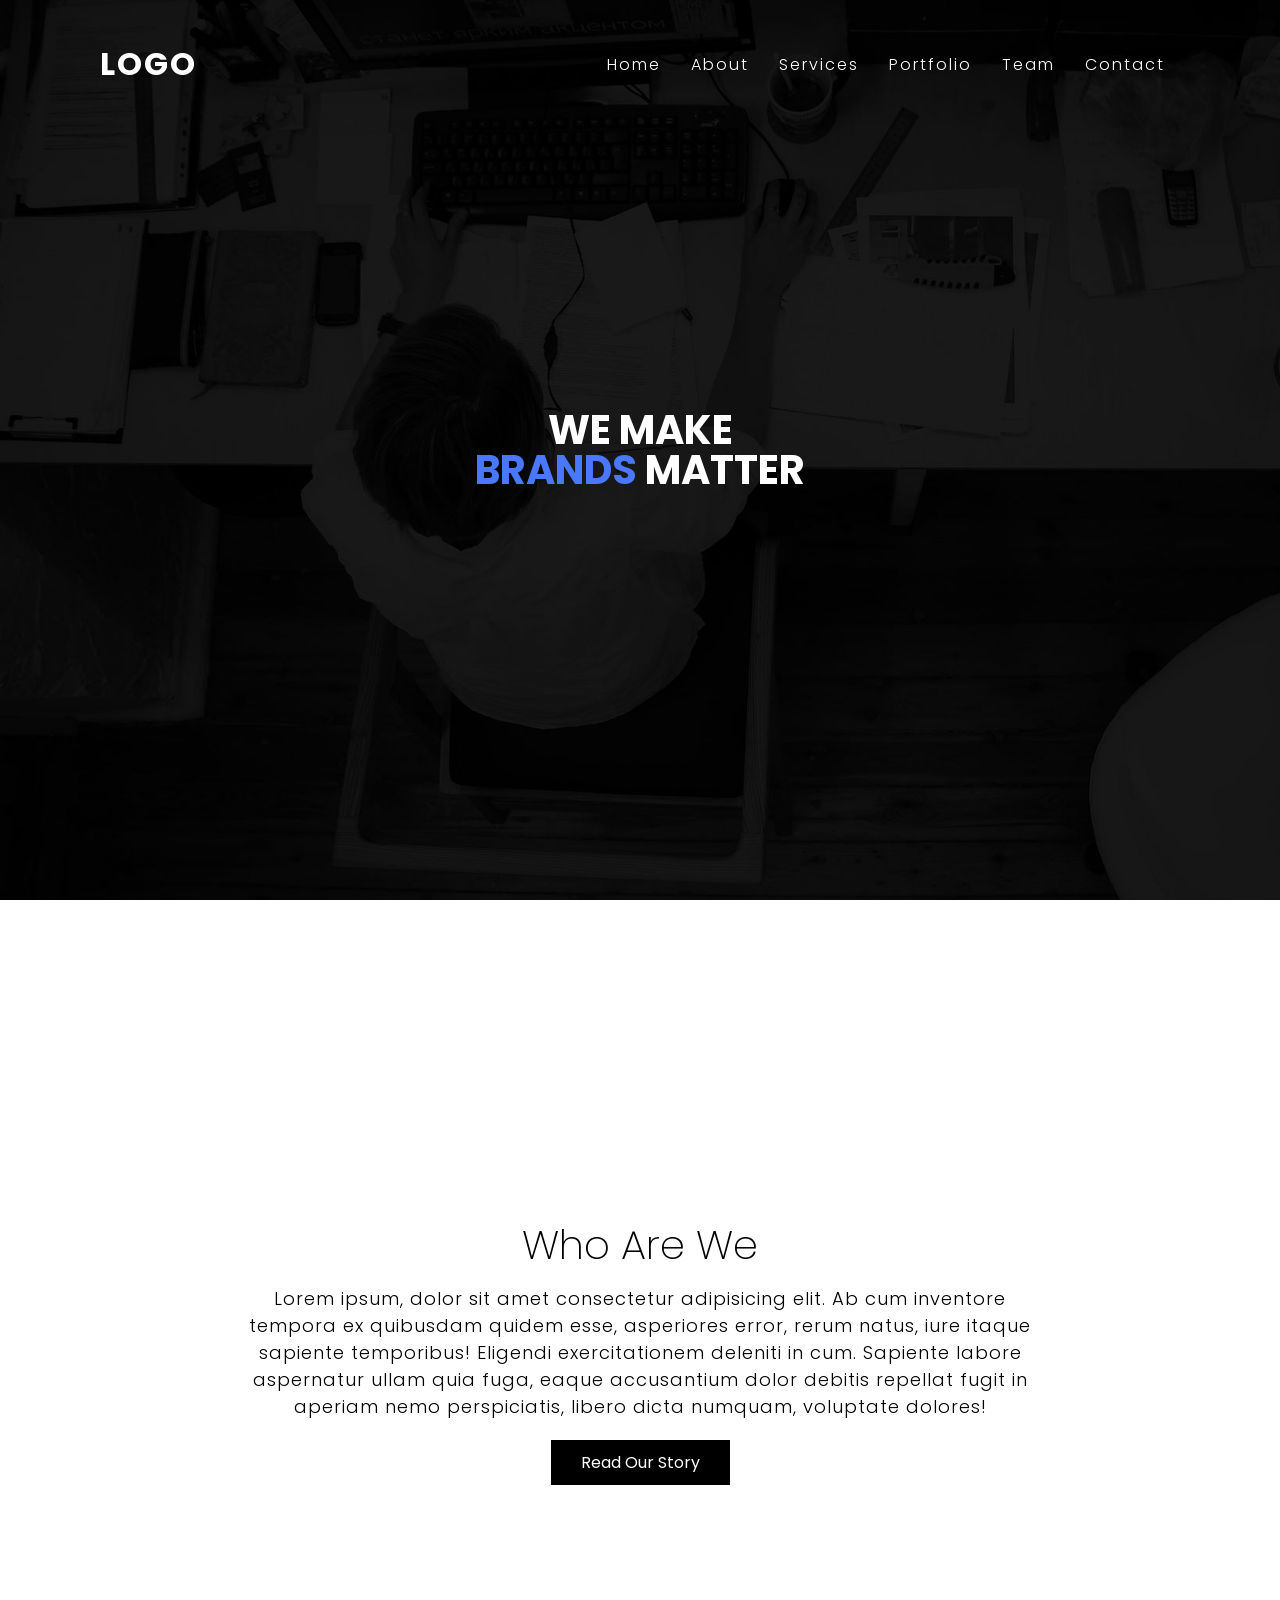
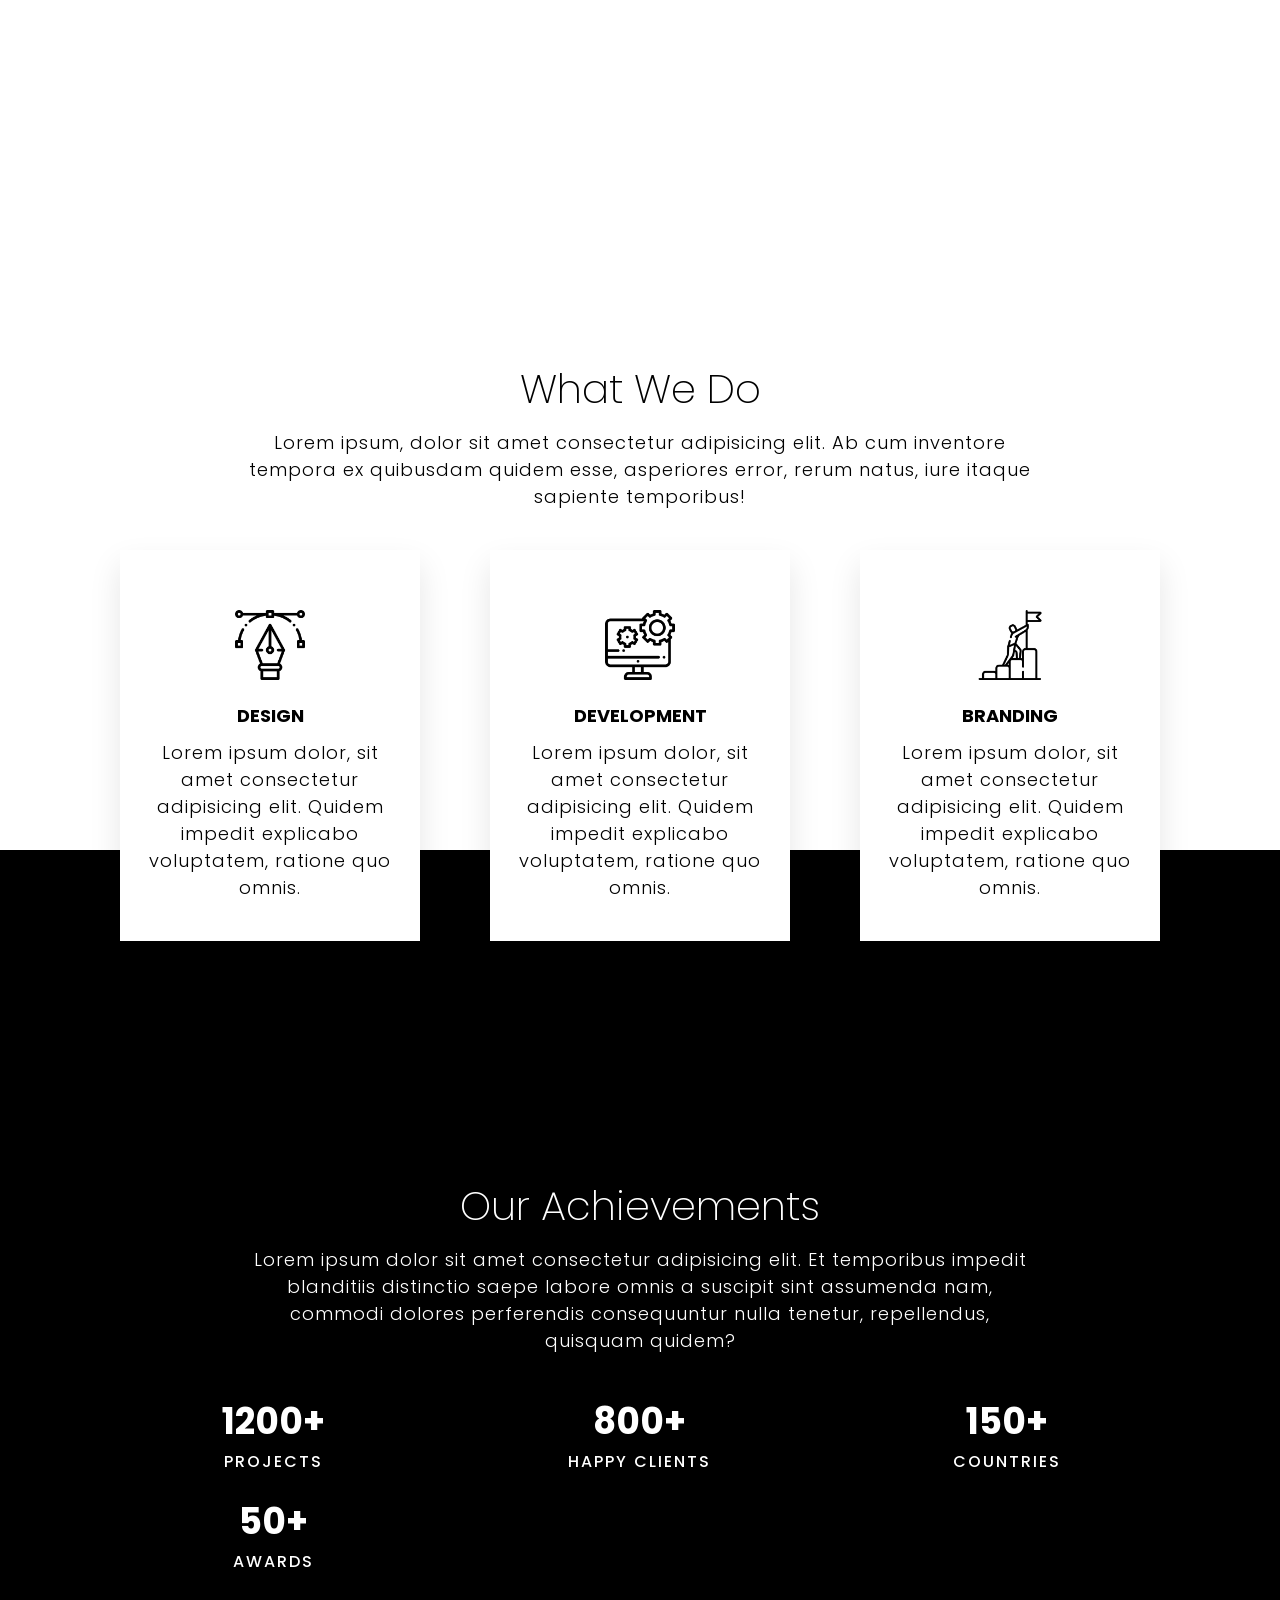
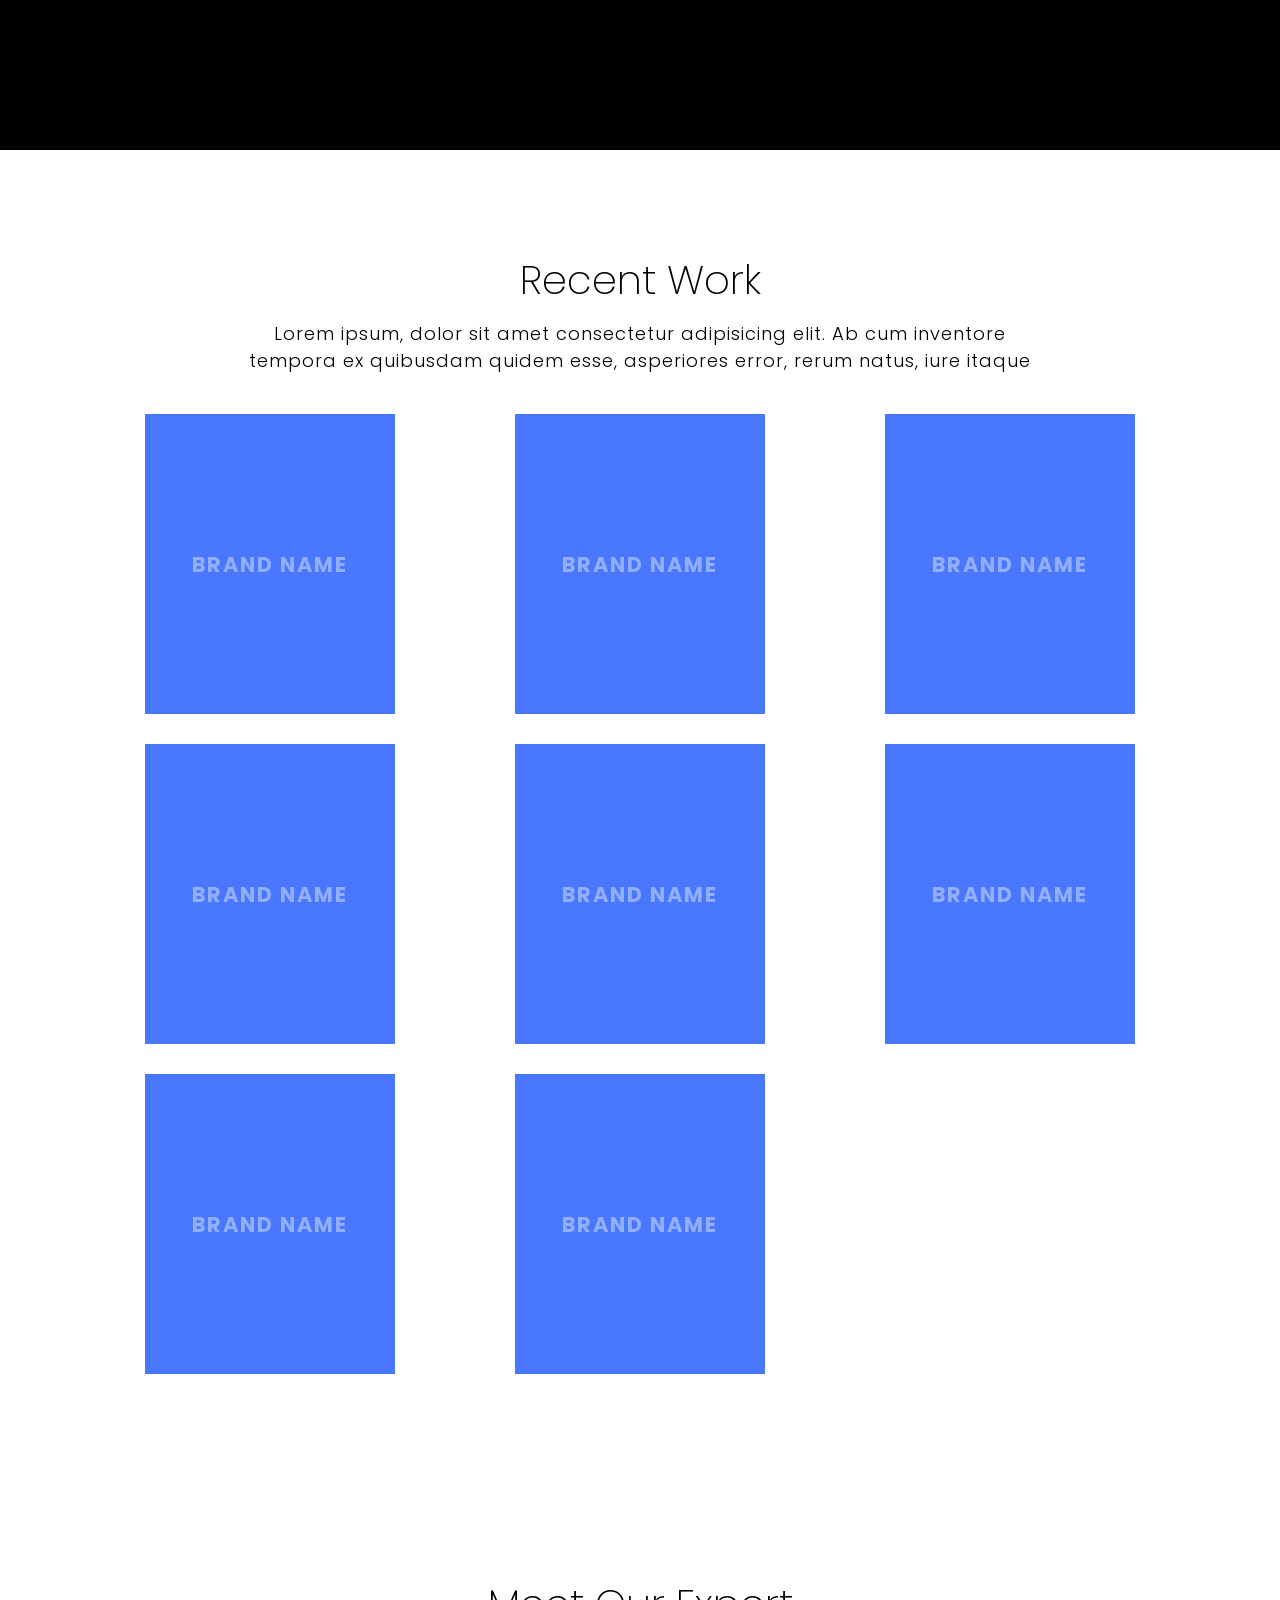
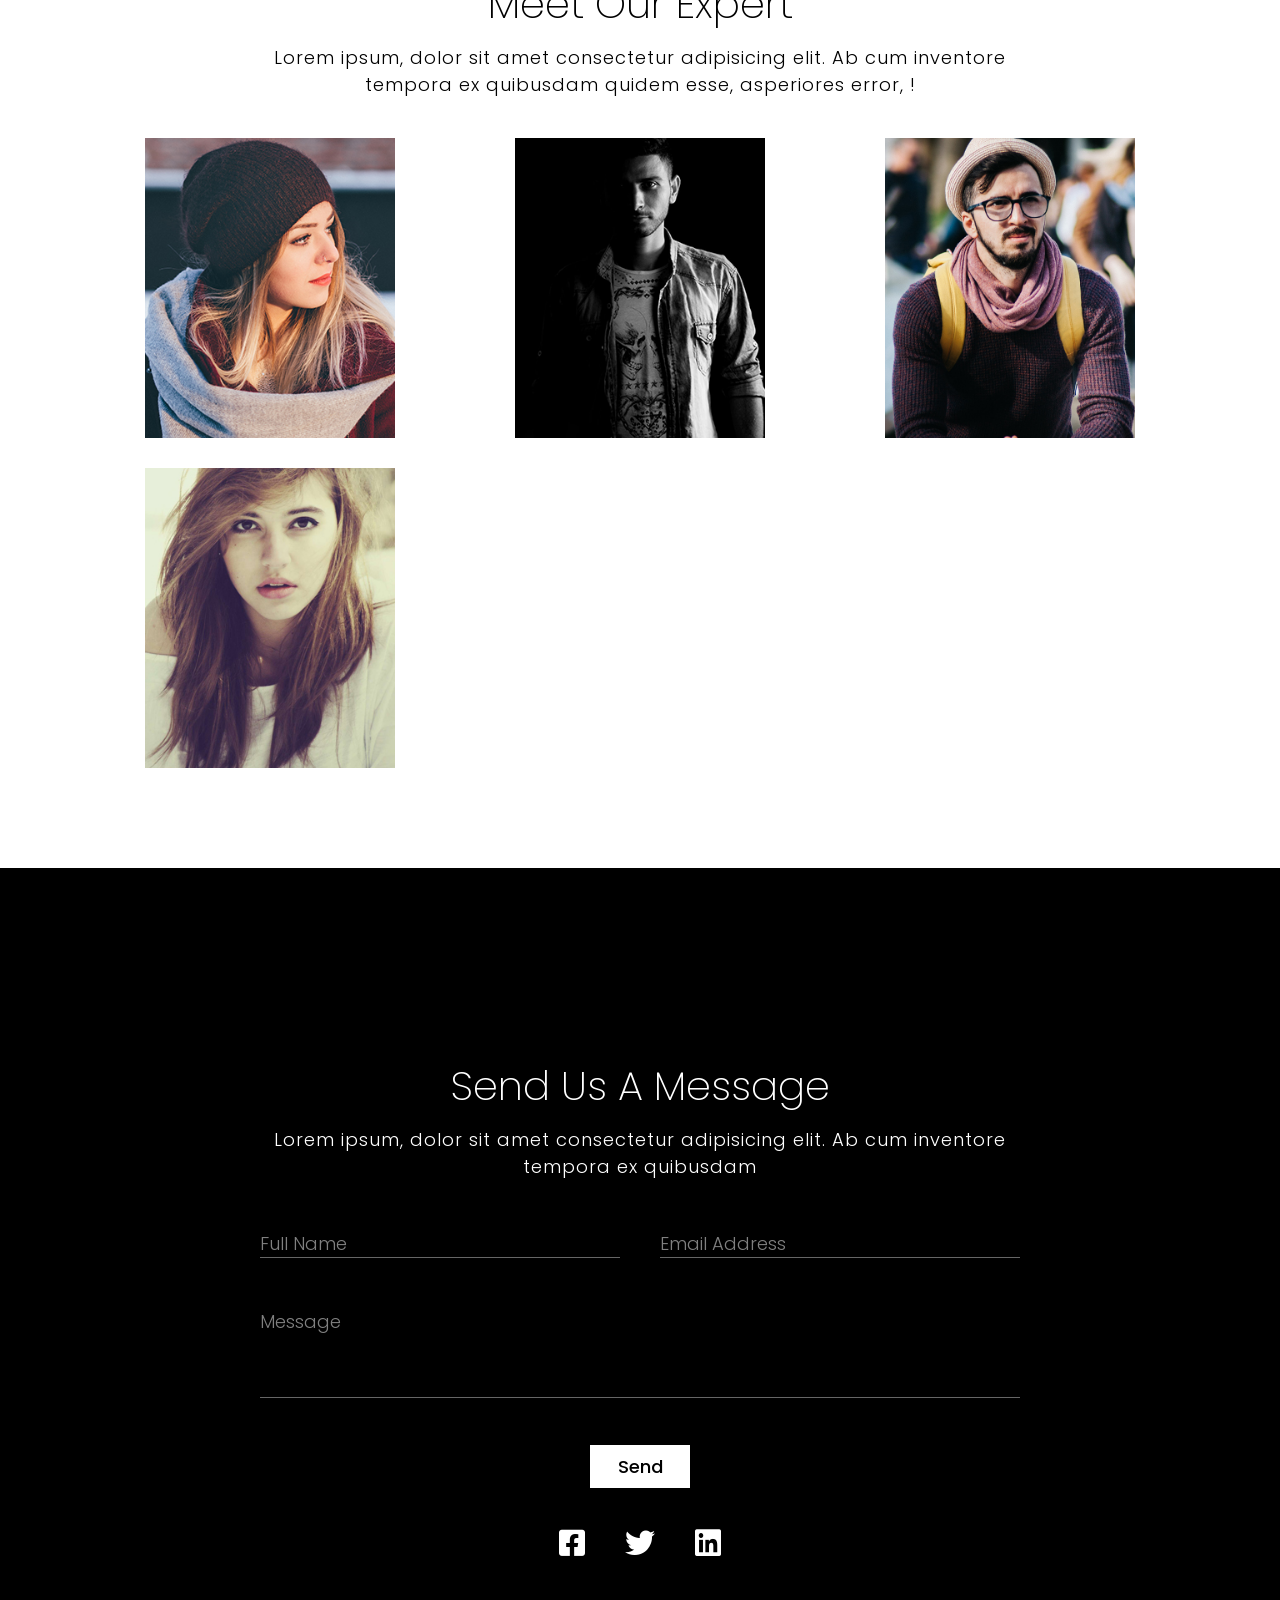
<file: brands/index.html>
<!DOCTYPE html>
<html lang="en">
<head>
    <meta charset="UTF-8">
    <meta http-equiv="X-UA-Compatible" content="IE=edge">
    <meta name="viewport" content="width=device-width, initial-scale=1.0">
    <link rel="stylesheet" href="https://pro.fontawesome.com/releases/v5.10.0/css/all.css" integrity="sha384-AYmEC3Yw5cVb3ZcuHtOA93w35dYTsvhLPVnYs9eStHfGJvOvKxVfELGroGkvsg+p" crossorigin="anonymous"/>
    <link rel="stylesheet" href="style.css">
    <script src="script.js" defer></script>
    <title>Brands</title>
</head>
<body>
    <!--Header-->
    <header id="header">
        <a href="#" class="logo">Logo</a>
        <ul>
            <li><a href="#home" onclick="toggle()">Home</a></li>
            <li><a href="#about" onclick="toggle()">About</a></li>
            <li><a href="#services" onclick="toggle()">Services</a></li>
            <li><a href="#portfolio" onclick="toggle()">Portfolio</a></li>
            <li><a href="#team" onclick="toggle()">Team</a></li>
            <li><a href="#contact" onclick="toggle()">Contact</a></li>
        </ul>
        <button class="toggle">
            <i class="fas fa-bars"></i>
        </button>
    </header>

    <!--Banner-->
    <section class="banner" id="home">
        <h2>We Make<br><span>Brands</span> Matter</h2>
    </section>
    
    <!--About-->
    <section class="sec" id="about">
        <div class="content">
            <div class="mxw800p">
                <h3>Who Are We</h3>
                <p>Lorem ipsum, dolor sit amet consectetur adipisicing elit. Ab cum inventore tempora ex quibusdam quidem esse, asperiores error, rerum natus, iure itaque sapiente temporibus! Eligendi exercitationem deleniti in cum. Sapiente labore aspernatur ullam quia fuga, eaque accusantium dolor debitis repellat fugit in aperiam nemo perspiciatis, libero dicta numquam, voluptate dolores!</p>
                <a href="#" class="btn">Read Our Story</a>
            </div>
        </div>
    </section>

    <!--Services-->
    <section class="sec" id="services">
        <div class="content">
            <div class="mxw800p">
                <h3>What We Do</h3>
                <p>Lorem ipsum, dolor sit amet consectetur adipisicing elit. Ab cum inventore tempora ex quibusdam quidem esse, asperiores error, rerum natus, iure itaque sapiente temporibus! </p>
            </div>
            <div class="services">
                <div class="box">
                    <div class="iconBox">
                        <img src="images/icon1.png" alt="Icon1">
                    </div>
                    <div class="content">
                        <h2>Design</h2>
                        <p>Lorem ipsum dolor, sit amet consectetur adipisicing elit. Quidem impedit explicabo voluptatem, ratione quo omnis.</p>
                    </div>
                </div>
                <div class="box">
                    <div class="iconBox">
                        <img src="images/icon2.png" alt="Icon2">
                    </div>
                    <div class="content">
                        <h2>Development</h2>
                        <p>Lorem ipsum dolor, sit amet consectetur adipisicing elit. Quidem impedit explicabo voluptatem, ratione quo omnis.</p>
                    </div>
                </div>
                <div class="box">
                    <div class="iconBox">
                        <img src="images/icon3.png" alt="Icon3">
                    </div>
                    <div class="content">
                        <h2>Branding</h2>
                        <p>Lorem ipsum dolor, sit amet consectetur adipisicing elit. Quidem impedit explicabo voluptatem, ratione quo omnis.</p>
                    </div>
                </div>
            </div>
        </div>
    </section>

    <!--Stats-->
    <section class="sec stats">
        <div class="content">
            <div class="mxw800p">
                <h3>Our Achievements</h3>
                <p>Lorem ipsum dolor sit amet consectetur adipisicing elit. Et temporibus impedit blanditiis distinctio saepe labore omnis a suscipit sint assumenda nam, commodi dolores perferendis consequuntur nulla tenetur, repellendus, quisquam quidem?</p>
            </div>
            <div class="statsBox">
                <div class="box">
                    <h2>1200+</h2>
                    <h4>Projects</h4>
                </div>
                <div class="box">
                    <h2>800+</h2>
                    <h4>Happy Clients</h4>
                </div>
                <div class="box">
                    <h2>150+</h2>
                    <h4>Countries</h4>
                </div>
                <div class="box">
                    <h2>50+</h2>
                    <h4>Awards</h4>
                </div>
            </div>
        </div>
    </section>

    <!--Portfolio-->
    <section class="sec work" id="portfolio">
        <div class="content">
            <div class="mxw800p">
                <h3>Recent Work</h3>
                <p>Lorem ipsum, dolor sit amet consectetur adipisicing elit. Ab cum inventore tempora ex quibusdam quidem esse, asperiores error, rerum natus, iure itaque</p>
            </div>
            <div class="workBox">
                <div class="brand">
                    <a href="#"><h2>Brand Name</h2></a>
                </div>
                <div class="brand">
                    <a href="#"><h2>Brand Name</h2></a>
                </div>
                <div class="brand">
                    <a href="#"><h2>Brand Name</h2></a>
                </div>
                <div class="brand">
                    <a href="#"><h2>Brand Name</h2></a>
                </div>
                <div class="brand">
                    <a href="#"><h2>Brand Name</h2></a>
                </div>
                <div class="brand">
                    <a href="#"><h2>Brand Name</h2></a>
                </div>
                <div class="brand">
                    <a href="#"><h2>Brand Name</h2></a>
                </div>
                <div class="brand">
                    <a href="#"><h2>Brand Name</h2></a>
                </div>
            </div>
        </div>
    </section>

    <!--Team-->
    <section class="sec" id="team">
        <div class="content">
            <div class="mxw800p">
                <h3>Meet Our Expert</h3>
                <p>Lorem ipsum, dolor sit amet consectetur adipisicing elit. Ab cum inventore tempora ex quibusdam quidem esse, asperiores error, !</p>
            </div>
            <div class="teamBox">
                <div class="member">
                    <div class="imgBox">
                        <img src="images/1.jpg" alt="1">
                    </div>
                    <div class="details">
                        <div>
                            <h2>John Doe<br><span>Creative Director</span></h2>
                        </div>
                    </div>
                </div>
                <div class="member">
                    <div class="imgBox">
                        <img src="images/2.jpg" alt="2">
                    </div>
                    <div class="details">
                        <div>
                            <h2>John Doe<br><span>Creative Director</span></h2>
                        </div>
                    </div>
                </div>
                <div class="member">
                    <div class="imgBox">
                        <img src="images/3.jpg"" alt="3">
                    </div>
                    <div class="details">
                        <div>
                            <h2>John Doe<br><span>Creative Director</span></h2>
                        </div>
                        
                    </div>
                </div>
                <div class="member">
                    <div class="imgBox">
                        <img src="images/4.jpg"" alt="4">
                    </div>
                    <div class="details">
                        <div>
                            <h2>John Doe<br><span>Creative Director</span></h2>
                        </div>
                    </div>
                </div>
            </div>
        </div>
    </section>

    <!--Contact-->
    <section class="sec contact" id="contact">
        <div class="content">
            <div class="mxw800p">
                <h3>Send Us A Message</h3>
                <p>Lorem ipsum, dolor sit amet consectetur adipisicing elit. Ab cum inventore tempora ex quibusdam </p>
            </div>
            <div class="contactForm">
                <form>
                    <div class="row100">
                        <div class="inputBox50">
                            <input type="text" name="" placeholder="Full Name">
                        </div>
                        <div class="inputBox50">
                            <input type="text" name="" placeholder="Email Address">
                        </div>
                    </div>
                    <div class="row100">
                        <div class="inputBox100">
                            <textarea placeholder="Message"></textarea>
                        </div>
                    </div>
                    <div class="row100">
                        <div class="inputBox100">
                            <input type="submit" value="Send">
                        </div>
                    </div>
                </form>
            </div>
            <div class="social">
                <ul>
                    <li><a href="#">
                        <i class="fab fa-facebook-square"></i>
                    </a></li>
                    <li><a href="#">
                        <i class="fab fa-twitter"></i>
                    </a></li>
                    <li><a href="#">
                        <i class="fab fa-linkedin"></i>
                    </a></li>
                </ul>
            </div>
        </div>
    </section>
</body>
</html>
</file>
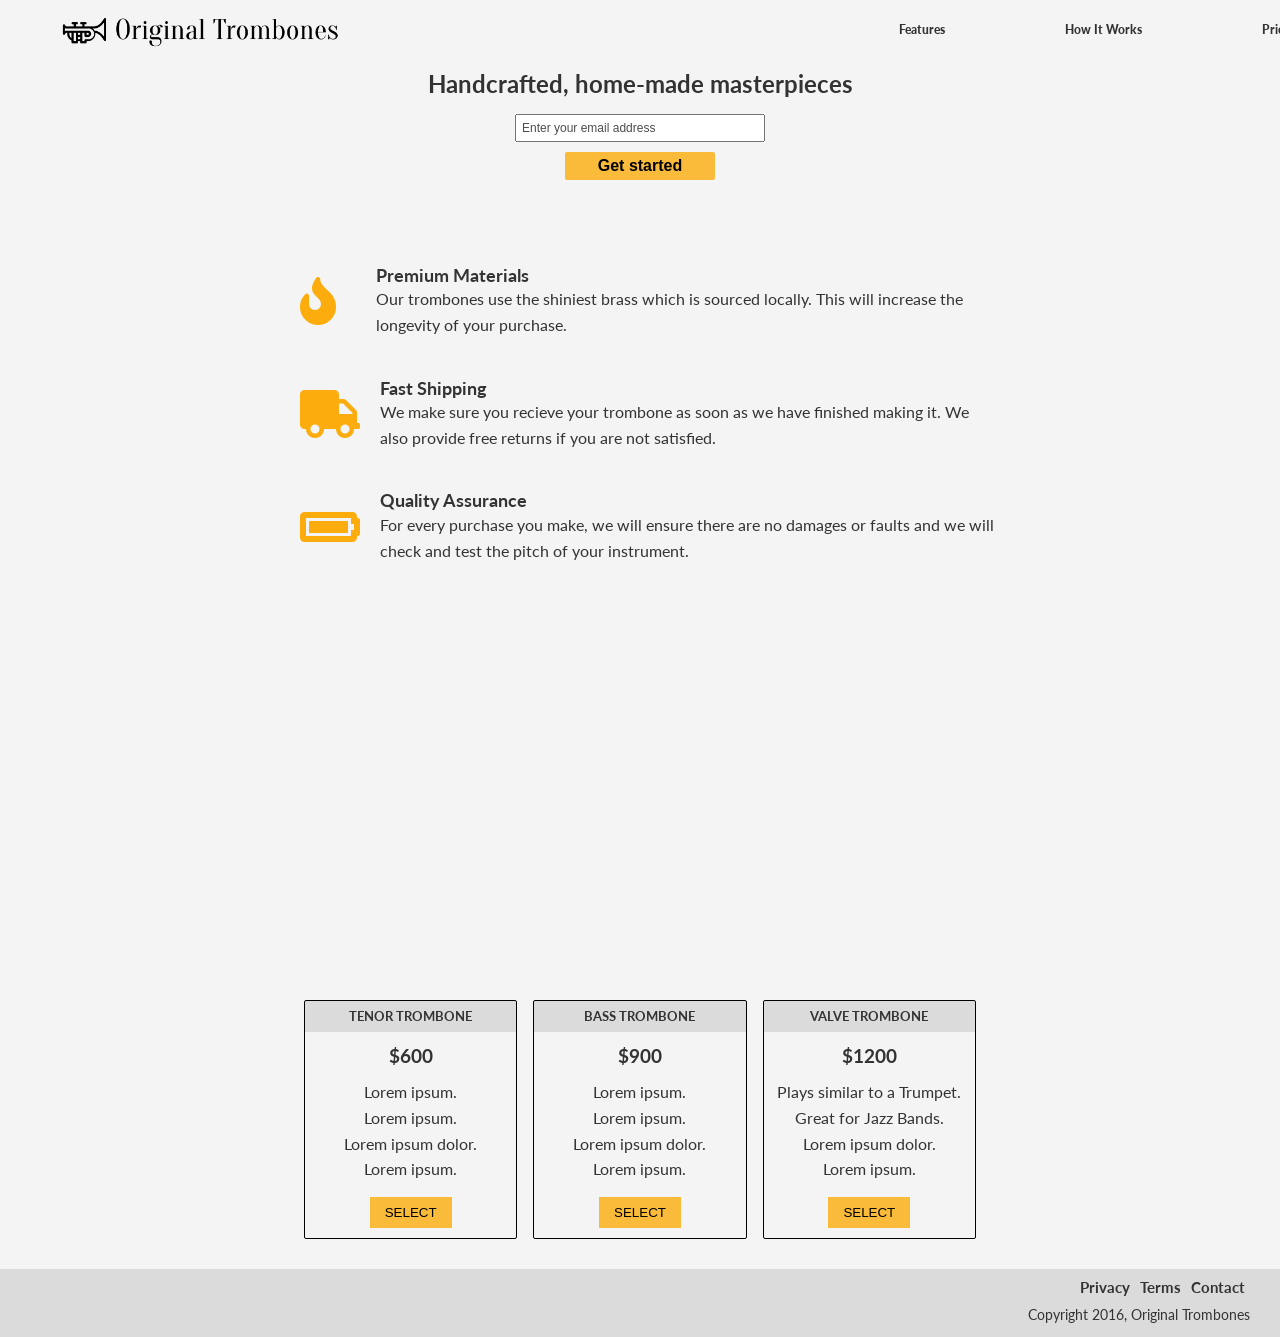
<file: product/index.html>
<!DOCTYPE html>
<html lang="en">
<head>
    <meta charset="UTF-8">
    <meta http-equiv="X-UA-Compatible" content="IE=edge">
    <meta name="viewport" content="width=device-width, initial-scale=1.0">
    <link rel="stylesheet" href="https://cdnjs.cloudflare.com/ajax/libs/font-awesome/5.15.1/css/all.min.css" integrity="sha512-+4zCK9k+qNFUR5X+cKL9EIR+ZOhtIloNl9GIKS57V1MyNsYpYcUrUeQc9vNfzsWfV28IaLL3i96P9sdNyeRssA==" crossorigin="anonymous" />
    <link rel="stylesheet" href="style.css">
    <title>Original Trombones</title>
</head>
<body>
    <header id="header">
        <div class="container">
            <img id="header-img" src="images/original_trombones.png" alt="Company Logo"">
            <nav id="nav-bar">
                <ul>
                    <li class="nav-link"><a href="#features">Features</a></li>
                    <li class="nav-link"><a href="#how-it-works">How It Works</a></li>
                    <li class="nav-link"><a href="#pricing">Pricing</a></li>
                </ul>
            </nav>
        </div>
    </header>

    <section id="form" class="">
        <div class="container">
            <h1>Handcrafted, home-made masterpieces</h1>
            <input id="email" name="email" type="email" value="Enter your email address"><br>
            <input id="submit" name="submit" type="submit" value="Get started">
        </div>
    </section>

    <section id="features">
        <div class="container">
            <div class="features-group flex">
                <i class="fa fa-3x fa-fire" style="padding-right: 40px;"></i>
                <div class="content">
                    <h2>Premium Materials</h2>
                    <p>
                        Our trombones use the shiniest brass which is sourced locally. This will increase the longevity of your purchase.
                    </p>
                </div>
            </div>
            <div class="features-group flex">
                <i class="fa fa-3x fa-truck"></i>
                <div class="content">
                    <h2>Fast Shipping</h2>
                    <p>
                        We make sure you recieve your trombone as soon as we have finished making it. We also provide free returns if you are not satisfied.
                    </p>
                </div>
            </div>
            <div class="features-group flex">
                <i class="fa fa-3x fa-battery-full"></i>
                <div class="content">
                    <h2>Quality Assurance</h2>
                    <p>
                        For every purchase you make, we will ensure there are no damages or faults and we will check and test the pitch of your instrument.
                    </p>
                </div>
            </div>
        </div>
    </section>

    <section id="how-it-works">
        <div class="container text-center">
            <iframe
            id="video"
            width="500"
            height="300"
            src="https://www.youtube-nocookie.com/embed/y8Yv4pnO7qc?rel=0&amp;controls=0&amp;showinfo=0"
            frameborder="0"
            allowfullscreen
          ></iframe>
        </div>
    </section>

    <section id="pricing">
        <div class="container text-center">
            <div class="card">
                <h4>TENOR TROMBONE</h4>
                <div class="pricing-content">
                    <h3>$600</h3>
                    <ul>
                        <li>Lorem ipsum.</li>
                        <li>Lorem ipsum.</li>
                        <li>Lorem ipsum dolor.</li>
                        <li>Lorem ipsum.</li>
                    </ul>
                    <input id="select" name="select" type="submit" value="SELECT">
                </div>
            </div>
            <div class="card">
                <h4>BASS TROMBONE</h4>
                <div class="pricing-content">
                    <h3>$900</h3>
                    <ul>
                        <li>Lorem ipsum.</li>
                        <li>Lorem ipsum.</li>
                        <li>Lorem ipsum dolor.</li>
                        <li>Lorem ipsum.</li>
                    </ul>
                    <input id="select" name="select" type="submit" value="SELECT">
                </div>
            </div>
            <div class="card">
                <h4>VALVE TROMBONE</h4>
                <div class="pricing-content">
                    <h3>$1200</h3>
                    <ul>
                        <li>Plays similar to a Trumpet.</li>
                        <li>Great for Jazz Bands.</li>
                        <li>Lorem ipsum dolor.</li>
                        <li>Lorem ipsum.</li>
                    </ul>
                    <input id="select" name="select" type="submit" value="SELECT">
                </div>
            </div>
        </div>
    </section>

    <footer id="footer">
        <div class="container">
            <nav>
                <ul>
                    <li><a href="#"">Privacy</a></li>
                    <li><a href="#"">Terms</a></li>
                    <li><a href="#"">Contact</a></li>
                </ul>
            </nav>
            <p>Copyright 2016, Original Trombones</p>
        </div>
    </footer>
</body>
</html>
</file>
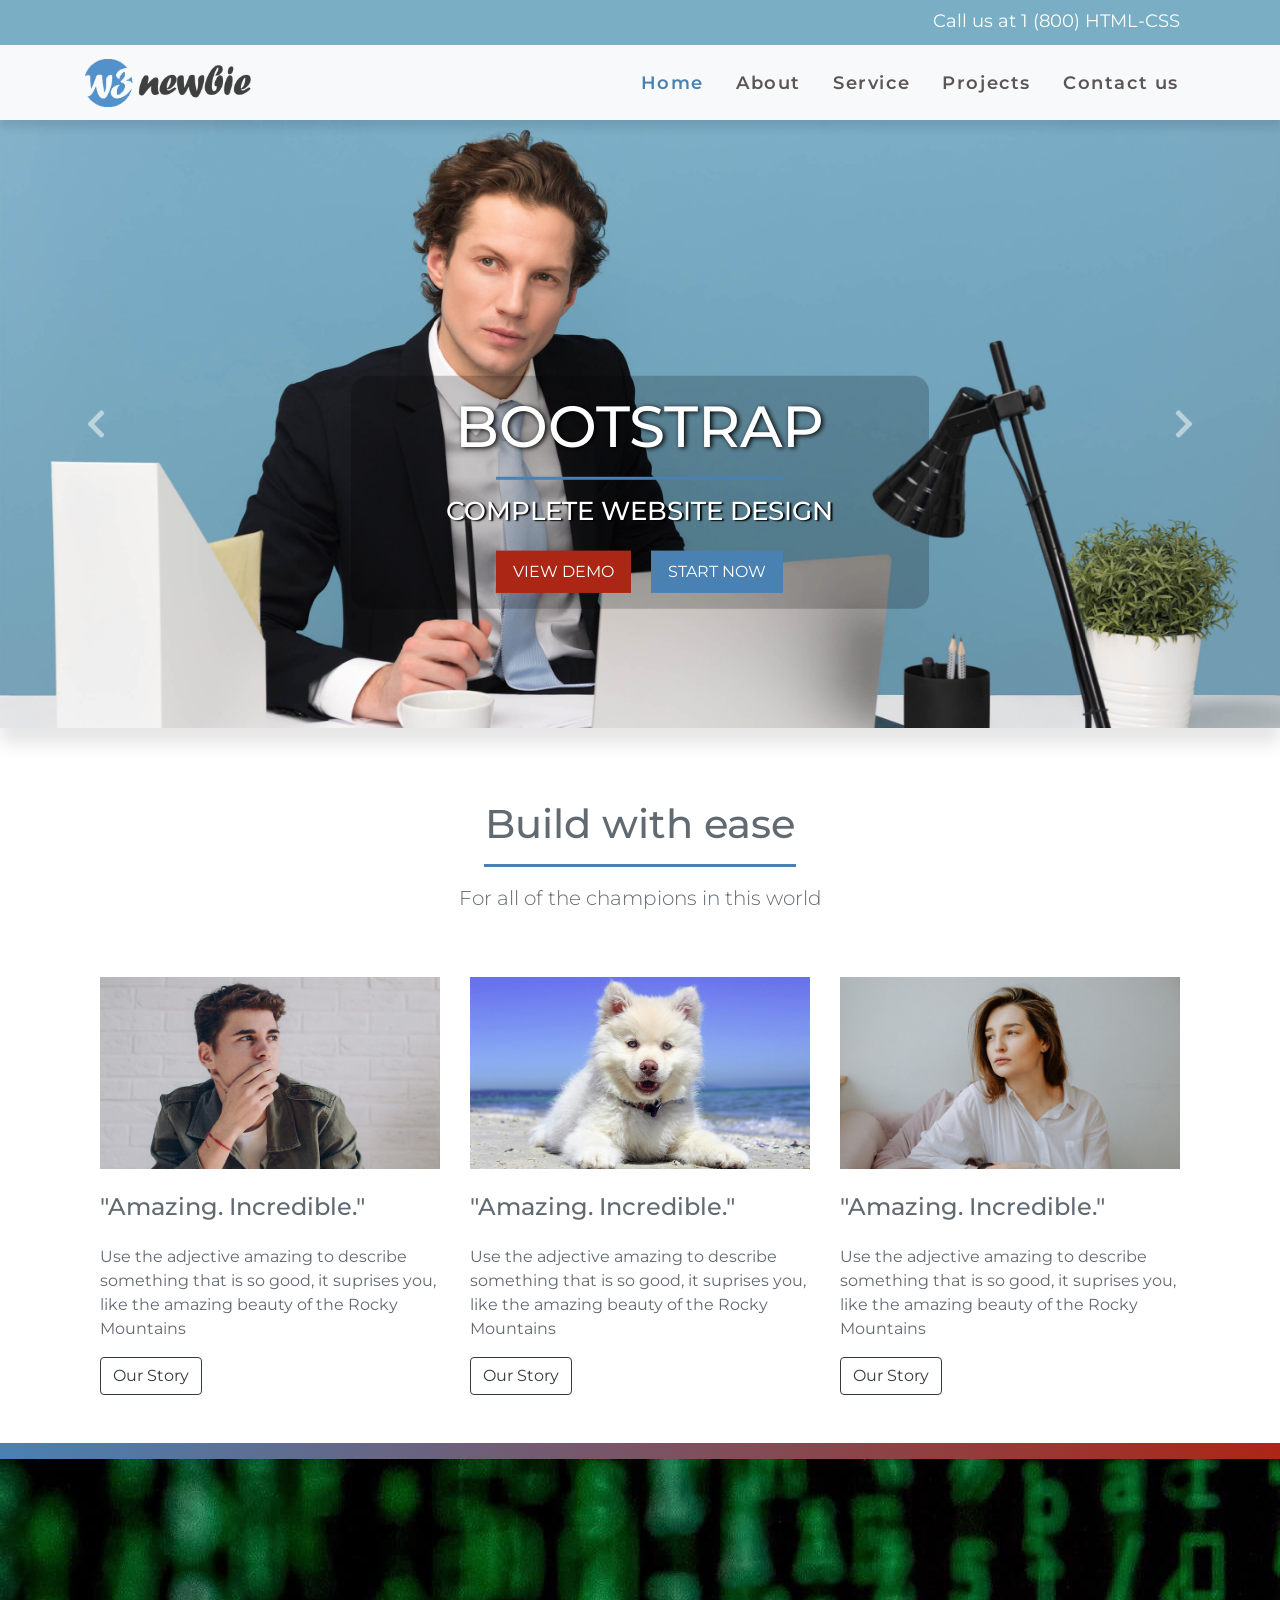
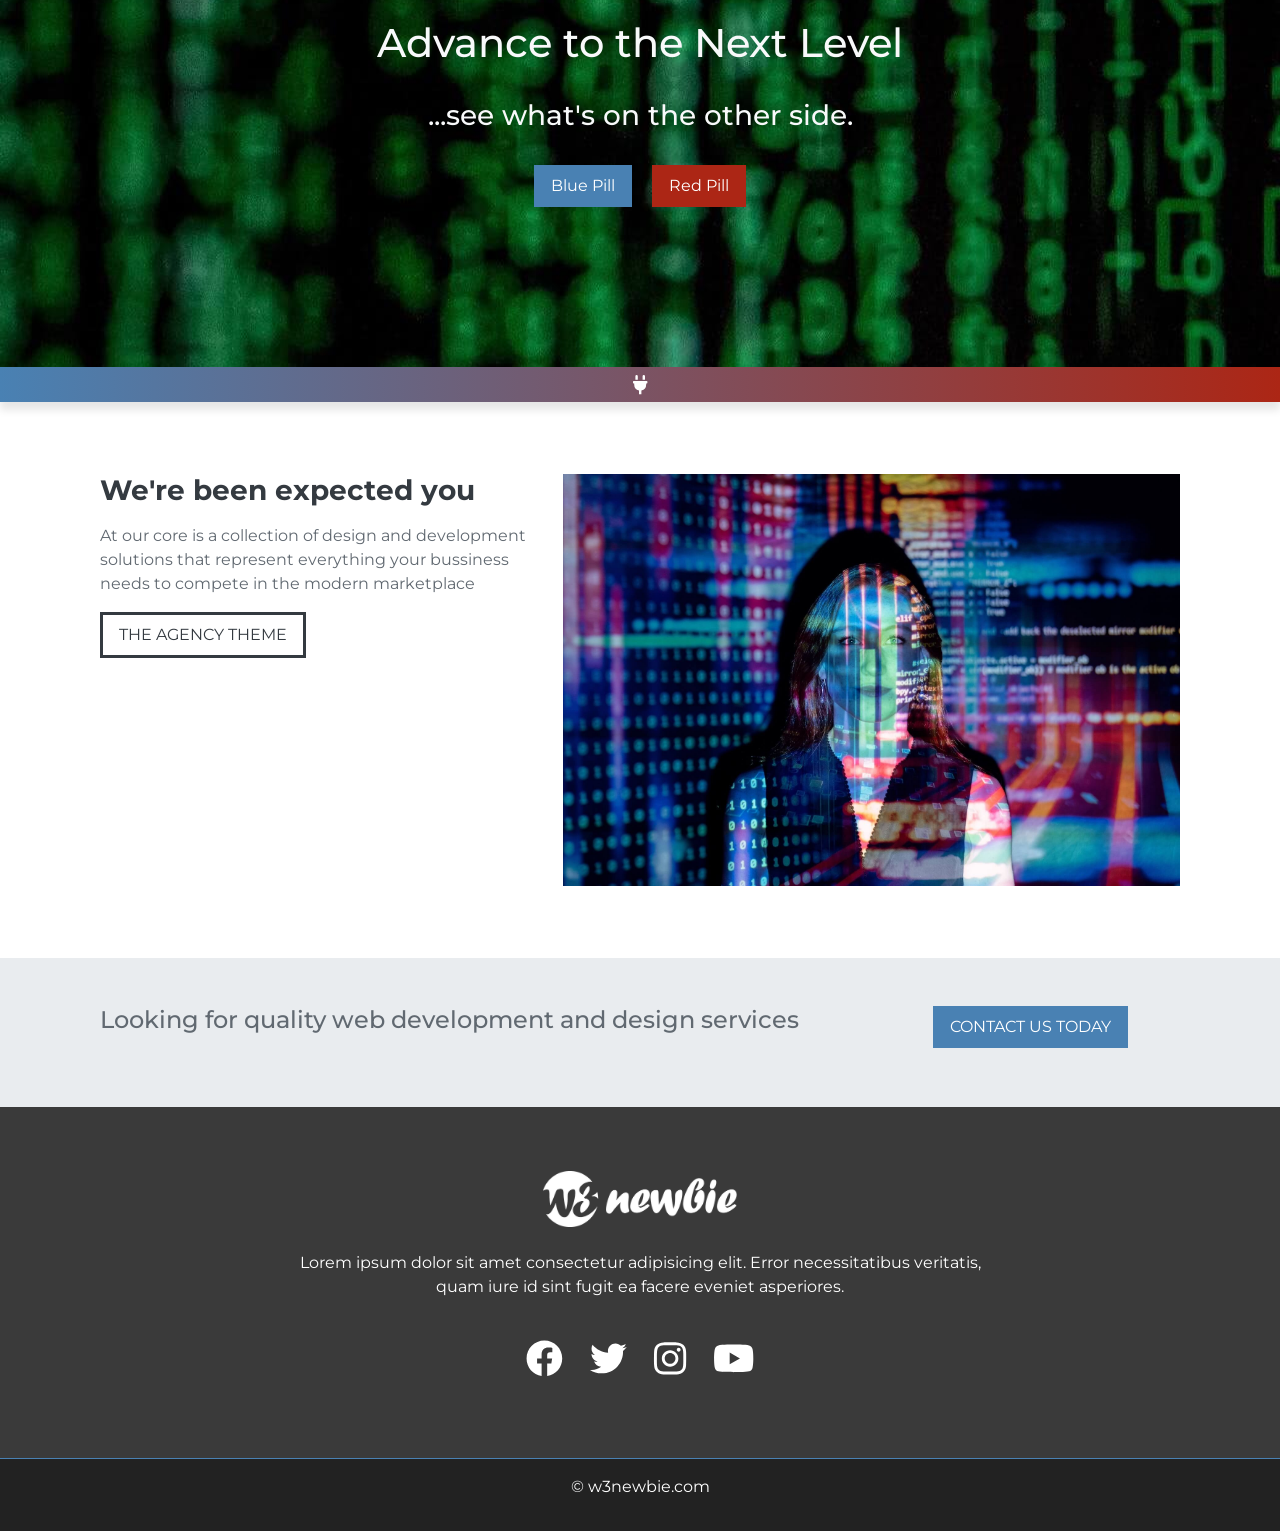
<file: project2/index.html>
<!DOCTYPE html>
<html lang="en">
<head>
	<meta charset="UTF-8">
	<meta name="viewport" content="width=device-width, initial-scale=1.0, viewport-fit=cover">
   <meta http-equiv="X-UA-Compatible" content="ie=edge">
	<title>HTML5 Website with Bootstrap | Responsive Website Design</title>
	<link rel="shortcut icon" href="img/favicon.ico">
	<!-- Bootstrap 4.5 CSS -->
	<link rel="stylesheet" href="css/bootstrap.min.css">
	<!-- Style CSS -->
	<link rel="stylesheet" href="css/style.css">
	<!-- Google Fonts -->
	<link href="https://fonts.googleapis.com/css?family=Montserrat:300,400,500,600,700&display=swap" rel="stylesheet">
</head>
<body>

	<!-- Top Bar -->
	<div class="top-bar">
		<div class="container">
			<div class="col-12 text-right">
				<p><a href="tel:181000000">Call us at 1 (800) HTML-CSS</a></p>
			</div>
		</div>
	</div>

	<!-- End Top Bar -->


	<!-- Navigation -->
	<nav class="navbar bg-light navbar-light navbar-expand-lg">
		<div class="container">
			<a href="index.html" class="navbar-brand"><img src="img/logo.png" alt="Logo" title="Logo"></a>

			<button type="button" class="navbar-toggler" data-toggle="collapse" data-target="#navResponsive">
				<span class="navbar-toggler-icon"></span>
			</button>

			<div class="collapse navbar-collapse" id="navResponsive">
				<ul class="navbar-nav ml-auto">
					<li class="nav-item">
						<a href="#home" class="nav-link active">Home</a>
					</li>
					<li class="nav-item">
						<a href="#about" class="nav-link">About</a>
					</li>
					<li class="nav-item">
						<a href="#services" class="nav-link">Service</a>
					</li>
					<li class="nav-item">
						<a href="#projects" class="nav-link">Projects</a>
					</li>
					<li class="nav-item">
						<a href="#contact" class="nav-link">Contact us</a>
					</li>
				</ul>
			</div>
		</div>
	</nav>


	<!-- End Navigation -->


	<!-- Image Carousel -->
	<div id="carousel" class="carousel slide" data-ride="carousel" data-interval="5000000">

		<!-- Carousel Content -->
		<div class="carousel-inner">
			<div class="carousel-item active">
				<img src="img/carousel/1.jpg" class="w-100" alt="">
				<div class="carousel-caption">
					<div class="container">
						<div class="row justify-content-center">
							<div class="col-8 d-none d-md-block bg-custom py-3 px-0">
								<h1>Bootstrap</h1>
								<div class="border-top border-primary w-50 mx-auto my-3"></div>
								<h3 class="pb-3">Complete Website Design</h3>
								<a href="#" class="btn btn-danger btn-lg mr-2">View Demo</a>
								<a href="#" class="btn btn-primary btn-lg ml-2">Start Now</a>
							</div>
						</div>
					</div>
				</div>
			</div>
			<div class="carousel-item">
				<img src="img/carousel/2.jpg" class="w-100" alt="">
				<div class="carousel-caption">
					<div class="container">
						<div class="row justify-content-end text-right">
							<div class="col-6 d-none d-md-block bg-custom py-3 pr-3">
								<p class="lead">a mobile friendly html & css website design</p>
								<a href="#" class="btn btn-danger btn-lg ">See Phone</a>
								
							</div>
						</div>
					</div>
				</div>
			</div>
			<div class="carousel-item">
				<img src="img/carousel/3.jpg" class="w-100" alt="">
				<div class="carousel-caption">
					<div class="container">
						<div class="row justify-content-start text-left">
							<div class="col-8 d-none d-md-block bg-custom py-3 pl-3">
								<h3>Build for tablets</h3>
								<p class="lead">the best website can be seen just as well on all devices</p>
								<a href="#" class="btn btn-primary btn-lg">see tablet</a>
							</div>
						</div>
					</div>
				</div>
			</div>
		</div>
		<!-- End Carousel Content -->


		<!-- Previous & Next Buttons -->
		<a href="#carousel" class="carousel-control-prev" role="button" data-slide="prev">
			<i class="fas fa-chevron-left fa-2x"></i>
		</a>

		<a href="#carousel" class="carousel-control-next" role="button" data-slide="next">
			<i class="fas fa-chevron-right fa-2x"></i>
		</a>
		<!-- End Previous & Next Buttons -->
	</div>
	<!-- End Image Carousel -->


	<!-- Main Page Heading -->
	<div class="col-12 text-center mt-5">
		<h1 class="pt-4">Build with ease</h1>
		<div class="border-top border-primary w-25 mx-auto my-3"></div>
		<p class="lead">For all of the champions in this world</p>
	</div>

	<!-- Three Column Section -->
	<div class="container">
		<div class="row py-4">
			<div class="col-md-4 my-4">
				<img src="img/1.jpg" alt="" class="w-100">
				<h4 class="my-4">"Amazing. Incredible."</h4>
				<p>Use the adjective amazing to describe something that is so good, it suprises you, like the amazing beauty of the Rocky Mountains</p>
				<button class="btn btn-outline-dark btn-md">Our Story</button>
			</div>
			<div class="col-md-4 my-4">
				<img src="img/2.jpg" alt="" class="w-100">
				<h4 class="my-4">"Amazing. Incredible."</h4>
				<p>Use the adjective amazing to describe something that is so good, it suprises you, like the amazing beauty of the Rocky Mountains</p>
				<button class="btn btn-outline-dark btn-md">Our Story</button>
			</div>
			<div class="col-md-4 my-4">
				<img src="img/3.jpg" alt="" class="w-100">
				<h4 class="my-4">"Amazing. Incredible."</h4>
				<p>Use the adjective amazing to describe something that is so good, it suprises you, like the amazing beauty of the Rocky Mountains</p>
				<button class="btn btn-outline-dark btn-md">Our Story</button>
			</div>
		</div>
	</div>

	<!-- End Three Column Section -->


	<!-- Emoji Navbar First -->
	<a href="#emoji" role="button" class="navbar bg-primary sticky-top emoji" data-toggle="collapse"></a>

	<!-- Start Fixed Background IMG -->
	<div class="fixed-background">
		<div class="row text-light">
			<div class="col-12 text-center">
				<h1>Advance to the Next Level</h1>
				<h3 class="py-4">...see what's on the other side.</h3>
				<button type="button" data-toggle="modal" data-target="#modal1" class="btn btn-primary btn-lg mr-2">Blue Pill</button>
				<button type="button" data-toggle="modal" data-target="#modal1" class="btn btn-danger btn-lg ml-2">Red Pill</button>
			</div>
		</div>

		<div class="fixed-wrap">
			<div class="fixed"></div>
		</div>
	</div>
	<!-- End Fixed Background IMG -->
 
	
	<!-- Emoji Navbar Second -->
	<a href="#emoji" role="button" class="navbar bg-primary sticky-top emoji" data-toggle="collapse">
		<i class="fas fa-plug mx-auto"></i>
	</a>

	<div class="collapse" id="emoji">
		<div class="container">
			<div class="row">
				<div class="col-md-3 col-sm-6">
					<img src="img/emoji/chicken.gif" class="w-100" alt="">
				</div>
				<div class="col-md-3 col-sm-6">
					<img src="img/emoji/panda.gif" class="w-100" alt="">
				</div>
				<div class="col-md-3 col-sm-6">
					<img src="img/emoji/poo.gif" class="w-100" alt="">
				</div>
				<div class="col-md-3 col-sm-6">
					<img src="img/emoji/unicorn.gif" class="w-100" alt="">
				</div>
			</div>
		</div>
	</div>

	<!-- Modal Popup -->
	<div id="modal1" class="modal fade">
		<div class="modal-dialog">
			<img src="img/emoji/poo.gif" class="w-100"alt="">
		</div>
	</div>
		
	<!-- Start Two Column Section -->
	<div class="container my-5">
		<div class="row py-4">
			<div class="col-lg-5">
				<h3 class="text-dark font-weight-bold">We're been expected you</h3>
				<p class="my-3">At our core is a collection of design and development solutions that represent everything your bussiness needs to compete in the modern marketplace</p>
				<a href="#" class="btn btn-outline-dark btn-lg mb-4 text-uppercase">The Agency Theme</a>
			</div>
			<div class="col-lg-7">
				<img src="img/code.jpg" class="w-100" alt="">
			</div>
		</div>
	</div>
	<!-- End Two Column Section -->


	<!-- Start Jumbotron -->
	<div class="jumbotron py-5 mb-0">
		<div class="container">
			<div class="row">
				<div class="col-lg-9 col-md-7">
					<h4 class="mb-4">Looking for quality web development and design services</h4>
				</div>
				<div class="col-lg-3 col-md-5">
					<button class="btn btn-primary btn-lg text-uppercase">contact us today</button>
				</div>
			</div>
		</div>
	</div>
	<!-- End Jumbotron -->


	<!-- Start Footer -->
	<footer>
		<div class="container">
			<div class="row text-light text-center justify-content-center py-4">
				<div class="col-sm-10 col-lg-8 col-lg-6">
					<img src="img/logo-white.png" alt="">
					<p>Lorem ipsum dolor sit amet consectetur adipisicing elit. Error necessitatibus veritatis, quam iure id sint fugit ea facere eveniet asperiores.</p>
					<ul class="social pt-3">
						<li><a href="#" target="_blank"><i class="fab fa-facebook"></i></a></li>
						<li><a href="#" target="_blank"><i class="fab fa-twitter"></i></a></li>
						<li><a href="#" target="_blank"><i class="fab fa-instagram"></i></a></li>
						<li><a href="#" target="_blank"><i class="fab fa-youtube"></i></a></li>
					</ul>
				</div>
			</div>
		</div>
	</footer>

	<!-- End Footer -->
	
	<!-- Start Socket -->
	<div class="socket text-light text-center py-3">
		<p>&copy; <a href="#" target="_blank">w3newbie.com</a></p>
	</div>
	<!-- End Socket -->

	<!-- Script Source Files -->

	<!-- jQuery -->
	<script src="js/jquery-3.5.1.min.js"></script>
	<!-- Bootstrap 4.5 JS -->
	<script src="js/bootstrap.min.js"></script>
	<!-- Popper JS -->
	<script src="js/popper.min.js"></script>
	<!-- Font Awesome -->
	<script src="js/all.min.js"></script>

	<!-- End Script Source Files -->
</body>
</html>
</file>
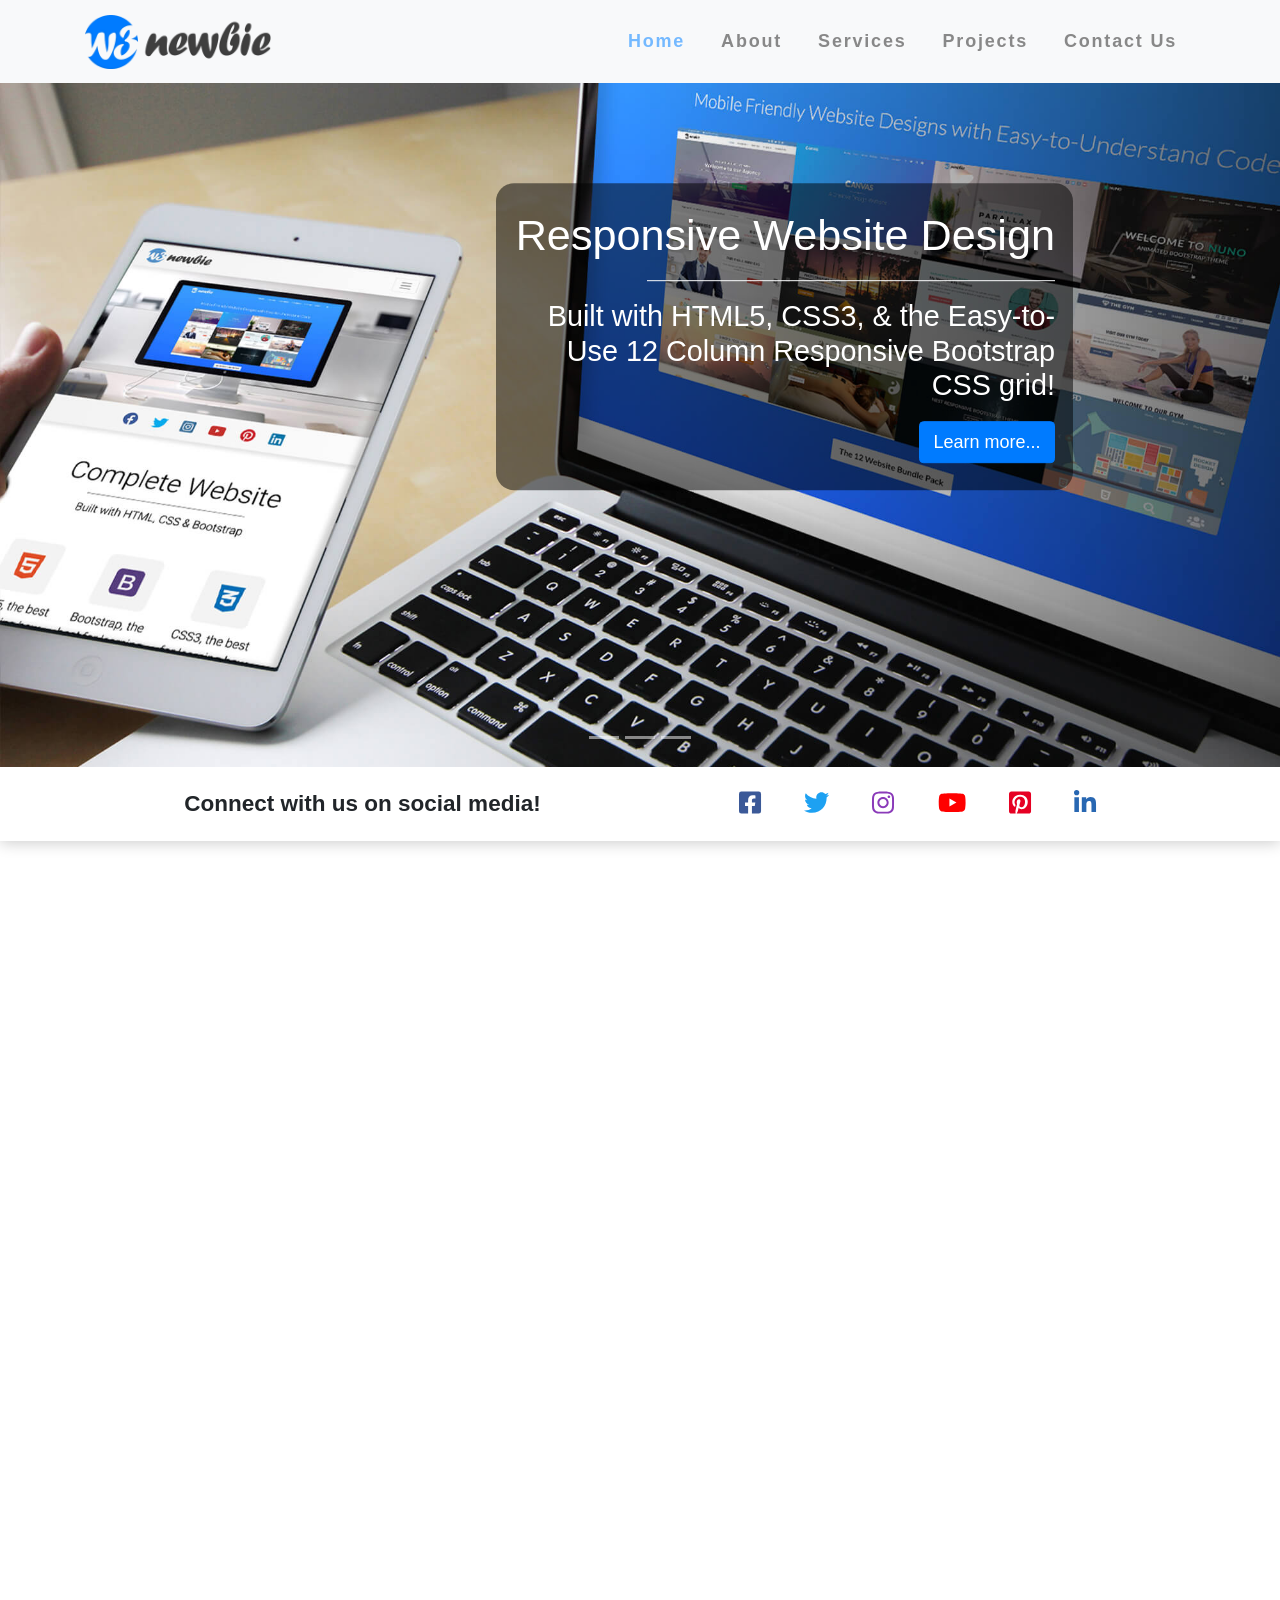
<file: project3/index.html>
<!DOCTYPE html>
<html lang="en">
<head>
	<meta charset="UTF-8">
	<meta name="viewport" content="width=device-width, initial-scale=1.0, viewport-fit=cover">
   <meta http-equiv="X-UA-Compatible" content="ie=edge">
	<title>HTML5 Website with Bootstrap | Responsive Website Design</title>
	<link rel="shortcut icon" href="img/favicon.ico">
	<!-- Bootstrap 4.5 CSS -->
	<link rel="stylesheet" href="css/bootstrap.min.css">
	<!-- Style CSS -->
	<link rel="stylesheet" href="css/style.css">
	<!-- Google Fonts -->
	<link href="https://fonts.googleapis.com/css?family=Montserrat:300,400,500,600,700&display=swap" rel="stylesheet">
</head>
<body>
    <!--Navbar-->
    <nav class="navbar bg-light navbar-light navbar-expand-lg">
        <div class="container">
            <a href="index.html" class="navbar-brand"><img src="img/logo.png" alt="Logo"></a>
            <button type="button" class="navbar-toggler" data-toggle="collapse" data-target="#navResponsive">
                <i class="fas fa-bars"></i>
            </button>
            <div class="navbar-collapse collapse" id="navResponsive">
                <ul class="navbar-nav ml-auto">
                    <li class="nav-item">
                        <a href="#" class="nav-link active">Home</a>
                    </li>
                    <li class="nav-item">
                        <a href="#" class="nav-link">About</a>
                    </li>
                    <li class="nav-item">
                        <a href="#" class="nav-link">Services</a>
                    </li>
                    <li class="nav-item">
                        <a href="#" class="nav-link">Projects</a>
                    </li>
                    <li class="nav-item">
                        <a href="#" class="nav-link">Contact Us</a>
                    </li>
                </ul>
            </div>
        </div>
    </nav>

    <!--Carousel-->
    <div id="slides" class="carousel slide" data-ride="carousel">
        
            <ul class="carousel-indicators">
            <li data-target="#slides" data-slide-to="0"></li>
            <li data-target="#slides" data-slide-to="1"></li>
            <li data-target="#slides" data-slide-to="2"></li>
        </ul>
        
        <div class="carousel-inner">
            <div class="carousel-item active">
                <img src="img/carousel/1.jpg" class="w-100" alt="">
                <div class="carousel-caption">
                    <div class="container">
                        <div class="row justify-content-end">
                            <div class="col-lg-8 col-md-10  d-none d-md-block bg-custom text-right py-4 pr-3">
                                <h2>Responsive Website Design</h2>
                                <div class="border-top border-light w-75 ml-auto my-3"></div>
                                <h4 class="mb-3">Built with HTML5, CSS3, & the Easy-to-Use 12 Column Responsive Bootstrap CSS grid!</h4>
                                <button class="btn btn-primary">Learn more...</button>
                            </div>
                        </div>
                    </div>
                </div>
            </div>
            <div class="carousel-item">
                <img src="img/carousel/2.jpg" class="w-100" alt="">
            </div>
            <div class="carousel-item">
                <img src="img/carousel/3.jpg" class="w-100" alt="">
                <div class="carousel-caption">
                    <div class="container">
                        <div class="row justify-content-start">
                            <div class="col-lg-8 col-md-10  d-none d-md-block bg-grey text-left py-4 pr-3">
                                <h2>Mobile Friendly</h2>
                                <div class="border-top border-dark w-75 mr-auto my-3"></div>
                                <h4 class="mb-3">Built with the simple-to-Use 12 column responsive CSS grid layout!</h4>
                                <button class="btn btn-secondary">Learn more...</button>
                            </div>
                        </div>
                    </div>
                </div>
            </div>
            
        </div>
    </div>

    <!--Social media-->
    <div class="shadow-bottom">
        <div class="container pt-3">
            <div class="row align-items-center text-center">
                <div class="col-lg-6 col-md-12 d-none d-md-block">
                    <p class="lead font-weight-bold">Connect with us on social media!</p>
                </div>
                <div class="col-lg-6 col-md-12">
                    <ul class="social">
                        <li>
                            <a target="_blank" href="#">
                                <i class="fab fa-facebook-square" style="color: #3b5998;"></i>
                            </a>
                        </li>
                        <li>
                            <a target="_blank" href="#">
                                <i class="fab fa-twitter" style="color: #1DA1F2;"></i>
                            </a>
                        </li>
                        <li>
                            <a target="_blank" href="#">
                                <i class="fab fa-instagram" style="color: #8a3ab9;"></i>
                            </a>
                        </li>
                        <li>
                            <a target="_blank" href="#">
                                <i class="fab fa-youtube" style="color: #FF0000;"></i>
                            </a>
                        </li>
                        <li>
                            <a target="_blank" href="#">
                                <i class="fab fa-pinterest-square" style="color: #E60023;"></i>
                            </a>
                        </li>
                        <li>
                            <a target="_blank" href="#">
                                <i class="fab fa-linkedin-in" style="color: #2867B2;"></i>
                            </a>
                        </li>
                    </ul>
                </div>
            </div>
        </div>
    </div>

    <!--Main Page Header-->
    <div class="main-header col-12 text-center mt-4 pt-5 ">
        <h2 class="display-4 mb-2">Complete Website</h2>
        <div class="border-top border-grey w-50 m-auto"></div>
        <p class="lead mt-3">Built with HTML, CSS & Bootstrap</p>
    </div>

    <!--Three Column Section-->
    <div class="three-col-sec container p-5">
        <div class="row text-center">
            <div class="col-lg-4 col-md-6 my-3">
                <div class="icon">
                    <span class="fab fa-html5" style="color: #FF5733;"></span>
                </div>
                <p class="lead">
                    HTML5, the best for learning to code websites.
                </p>
                <button class="btn btn-outline-dark">Learn more...</button>
            </div>
            <div class="col-lg-4 col-md-6 my-3">
                <div class="icon">
                    <span class="fab fa-bootstrap" style="color: #5cb85c  ;"></span>
                </div>
                <p class="lead">
                    Bootstrap, the best for learning to code websites.
                </p>
                <button class="btn btn-outline-dark">Learn more...</button>
            </div>
            <div class="col-lg-4 col-md-12 my-3">
                <div class="icon">
                    <span class="fab fa-css3-alt" style="color: #0275d8;"></span>
                </div>
                <p class="lead">
                    CSS3, the best for learning to code websites.
                </p>
                <button class="btn btn-outline-dark">Learn more...</button>
            </div>
        </div>
    </div>

    <div class="border-top border-grey w-100 my-3"></div>

    <!--Two Column Section-->
    <div class="container pt-5 pb-3">
        <div class="row">
            <div class="col-lg-5 col-md-12 mb-4">
                <h1 class="display-4">The 12 Website Bundle Pack</h1>
                <p>Built with HTML5, CSS3, and the simple-to-use 12 column responsive CSS grid layout. Built with HTML5, CSS3, and the simple-to-use 12 column responsive CSS grid layout!</p>
                <button class="btn btn-outline-secondary">See the Bundle</button>
            </div>
            <div class="col-lg-7 col-md-12">
                <img src="img/tablet.png" class="w-100" alt="">
            </div>
        </div>
    </div>

    <!--Fixed Background-->
    <div class="fixed-background">
        <div class="fixed-wrap">
            <div class="fixed"></div>
        </div>
    </div>

    <div class="shadow-bottom py-3 mb-4">
        <div class="container">
            <div class="row text-center">
                <div class="col-lg-8 col-md-12 d-none d-md-block">
                    <p class="lead font-weight-bold mb-2">Responsive bundle pack of complete website!</p>
                </div>
                <div class="col-lg-4 col-md-12 m-auto">
                    <button class="btn btn-primary">Check out the website</button>
                </div>
            </div>
        </div>
    </div>

    <!--Three Column Section-->
    <div class="container py-5">
        <div class="row text-center">
            <div class="col-lg-4 col-md-6 my-3">
                <h4 class="font-weight-bold">The Agency Website</h4>
                <img src="img/agency.png" class="w-100" alt="">
                <p class="lead">Built with HTML5, CSS3, and the simple-to-use 12 column responsive CSS grid layout.</p>
                <button class="btn btn-outline-secondary">See the design...</button>
            </div>
            <div class="col-lg-4 col-md-6 my-3">
                <h4 class="font-weight-bold">The Bussiness Website</h4>
                <img src="img/business.png" class="w-100" alt="">
                <p class="lead">Built with HTML5, CSS3, and the simple-to-use 12 column responsive CSS grid layout.</p>
                <button class="btn btn-outline-secondary">See the design...</button>
            </div>
            <div class="col-lg-4 col-md-6 my-3">
                <h4 class="font-weight-bold">The Parallax Website</h4>
                <img src="img/parallax.png" class="w-100" alt="">
                <p class="lead">Built with HTML5, CSS3, and the simple-to-use 12 column responsive CSS grid layout.</p>
                <button class="btn btn-outline-secondary">See the design...</button>
            </div>
        </div>
    </div>

    <div class="border-top border-grey w-100 my-3"></div>

    <!--Two Column Section-->
    <div class="container py-5">
        <div class="row">
            <div class="col-lg-4 col-md-12 mb-4">
                <h1 class="display-4">The Complete Responsive Websites</h1>
                <p>Built with HTML5, CSS3, and the simple-to-use 12 column responsive CSS grid layout!</p>
                <button class="btn btn-outline-secondary">See the Bundle</button>
            </div>
            <div class="col-lg-8 col-md-12">
                <img src="img/responsive.png" class="w-100" alt="">
            </div>
        </div>
    </div>

    <!--Jumbotron-->
    <div class="jumbotron">
        <div class="container">
            <div class="row">
                <div class="col-lg-8 col-md-7 col-sm-12">
                    <p class="lead font-weight-bold mb-2">
                        Looking for quality, easy-to-use mobile-friendly website designs?
                    </p>
                </div>
                <div class="col-lg-4 col-md-5 col-sm-12">
                    <button class="btn btn-primary">Visit Us Today</button>
                </div>
            </div>
        </div>
    </div>

    <!--Footer-->
    <footer class="py-5">
        <div class="container">
            <div class="row text-center">
                <div class="col-12">
                    <a href="#"><img src="img/logo-white.png" alt="Logo"></a>
                    <p class="mt-3">Built with HTML5, CSS3, and the simple-to-use 12 column responsive CSS grid layout</p>
                </div>
                <div class="col-md-4 info">
                    <div class="border-top w-100 my-3"></div>
                    <h4>Contact Info</h4>
                    <div class="border-top w-100 my-3"></div>
                    <p>
                        555-555-5555<br>
                        email@myemail.com<br>
                        100 Street name<br>
                        City, State, 00000
                    </p>
                </div>
                <div class="col-md-4 info">
                    <div class="border-top w-100 my-3"></div>
                    <h4>Our Hours</h4>
                    <div class="border-top w-100 my-3"></div>
                    <p>
                        Monday: 9am - 5pm<br>
                        Sartuday: 10am - 4pm<br>
                        Sunday: closed
                    </p>
                </div>
                <div class="col-md-4 info">
                    <div class="border-top w-100 my-3"></div>
                    <h4>Service Area</h4>
                    <div class="border-top w-100 my-3"></div>
                    <p>
                        City, State, 00000<br>
                        City, State, 00000<br>
                        City, State, 00000<br>
                        City, State, 00000
                    </p>
                </div>
            </div>
        </div>
    </footer>

    <!--Socket-->
    <div class="socket py-3">
        <div class="container">
            <div class="row text-center">
                <div class="col-12">
                    <p>&copy; w3newbie.com</p>
                </div>
            </div>
        </div>
    </div>

	<!-- Script Source Files -->

	<!-- jQuery -->
	<script src="js/jquery-3.5.1.min.js"></script>
	<!-- Bootstrap 4.5 JS -->
	<script src="js/bootstrap.min.js"></script>
	<!-- Popper JS -->
	<script src="js/popper.min.js"></script>
	<!-- Font Awesome -->
	<script src="js/all.min.js"></script>

	<!-- End Script Source Files -->
</body>
</html>
</file>
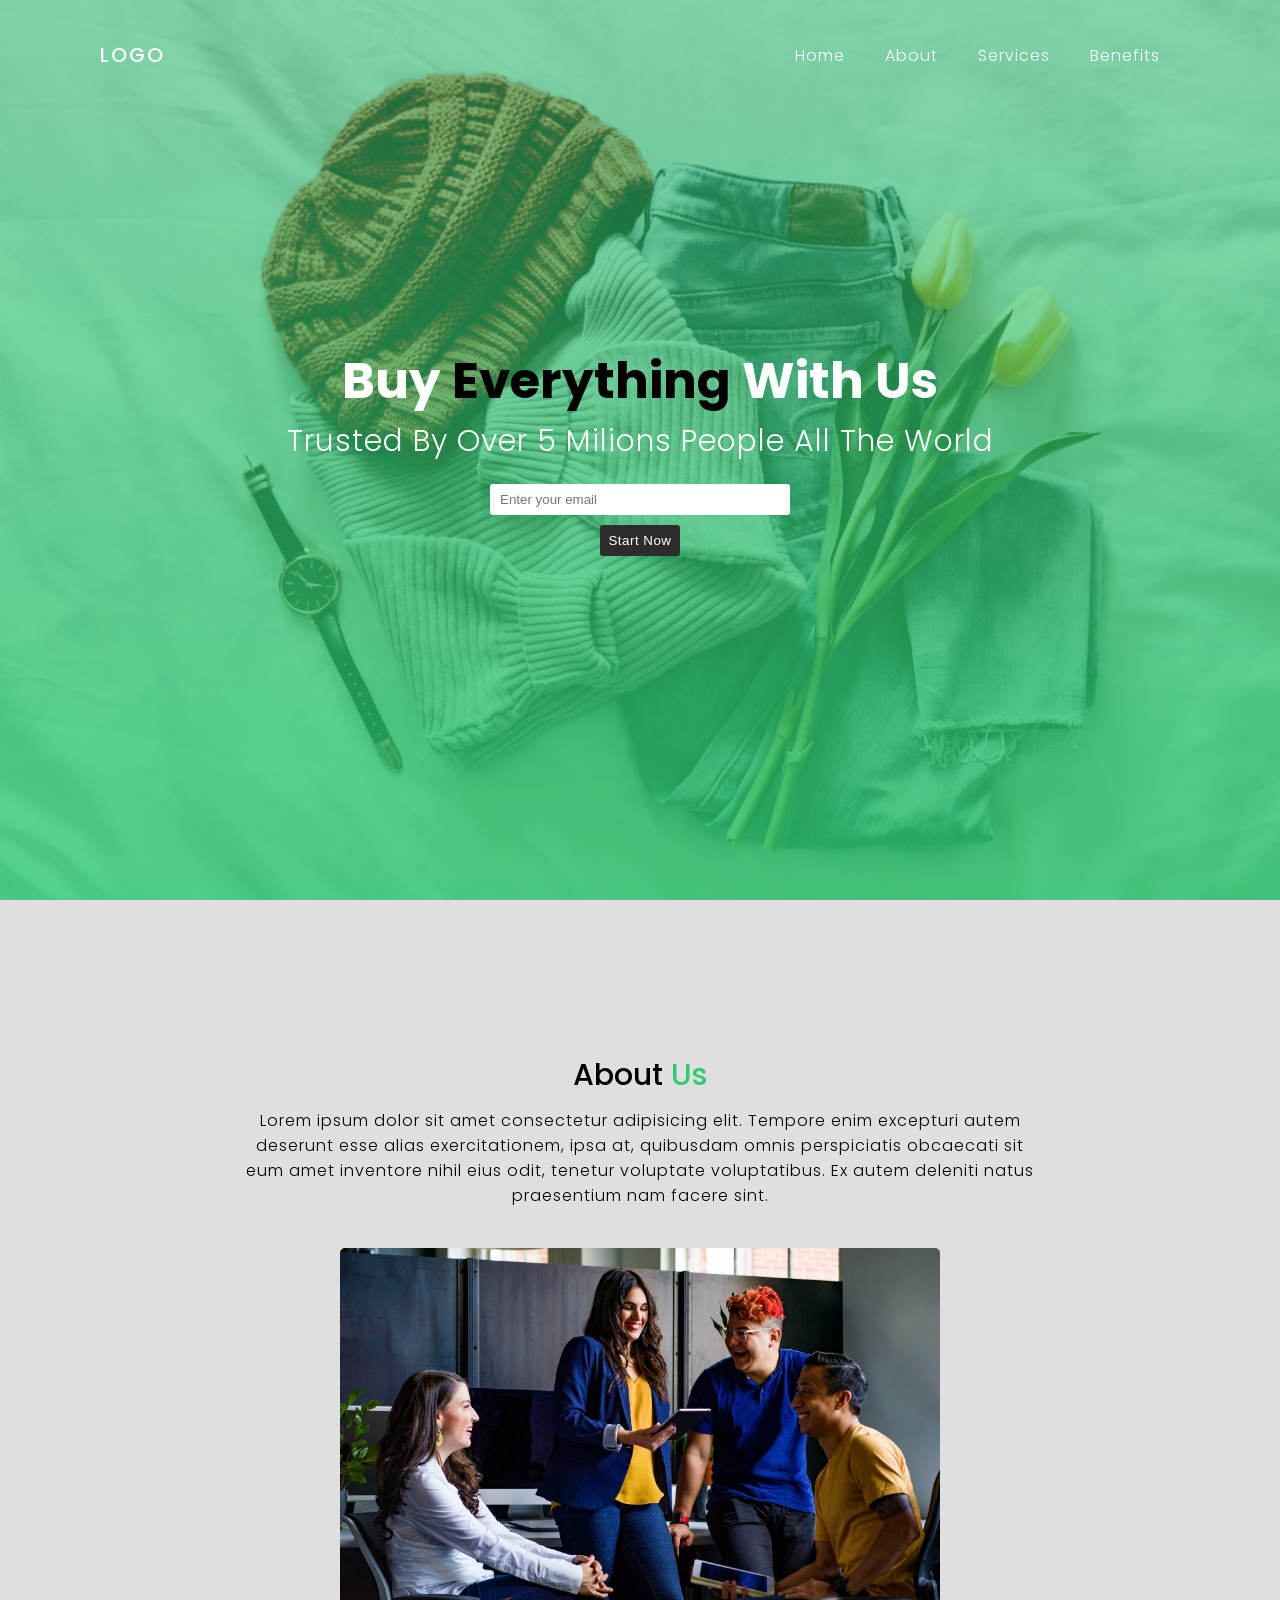
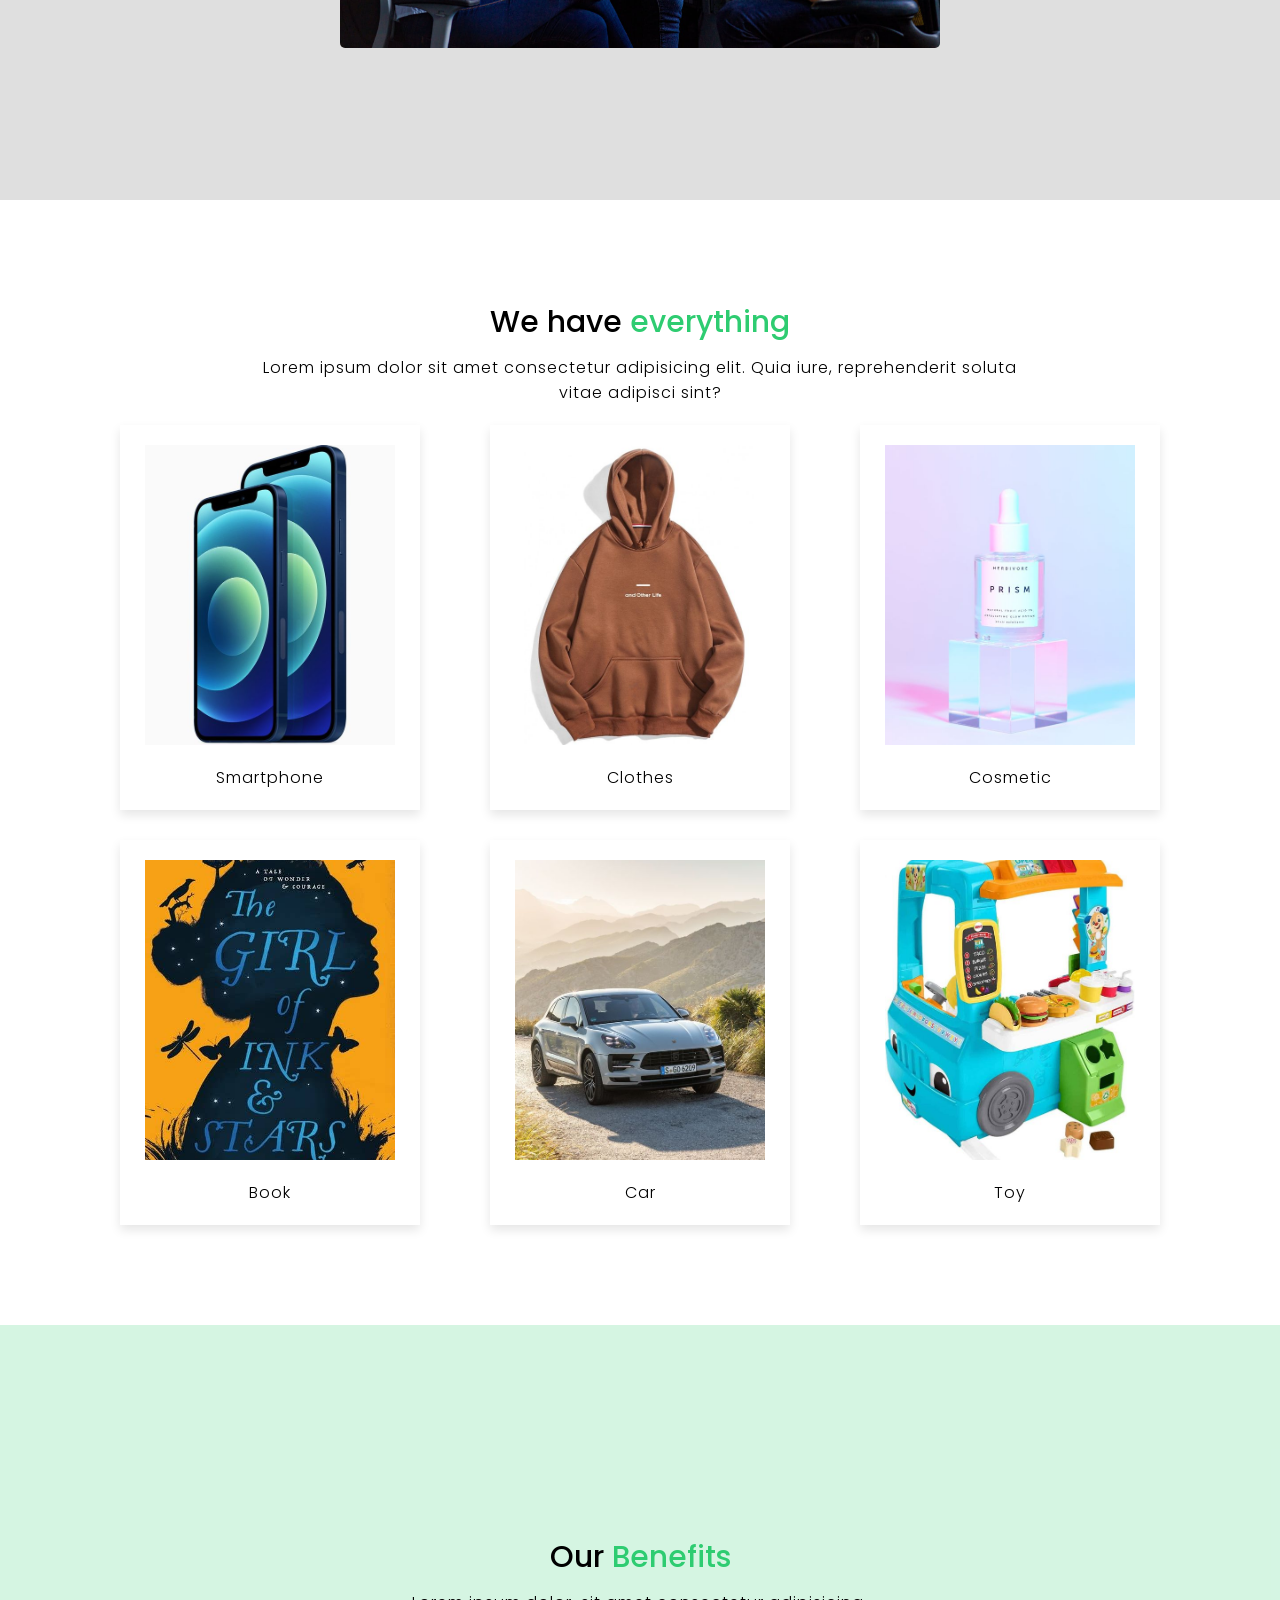
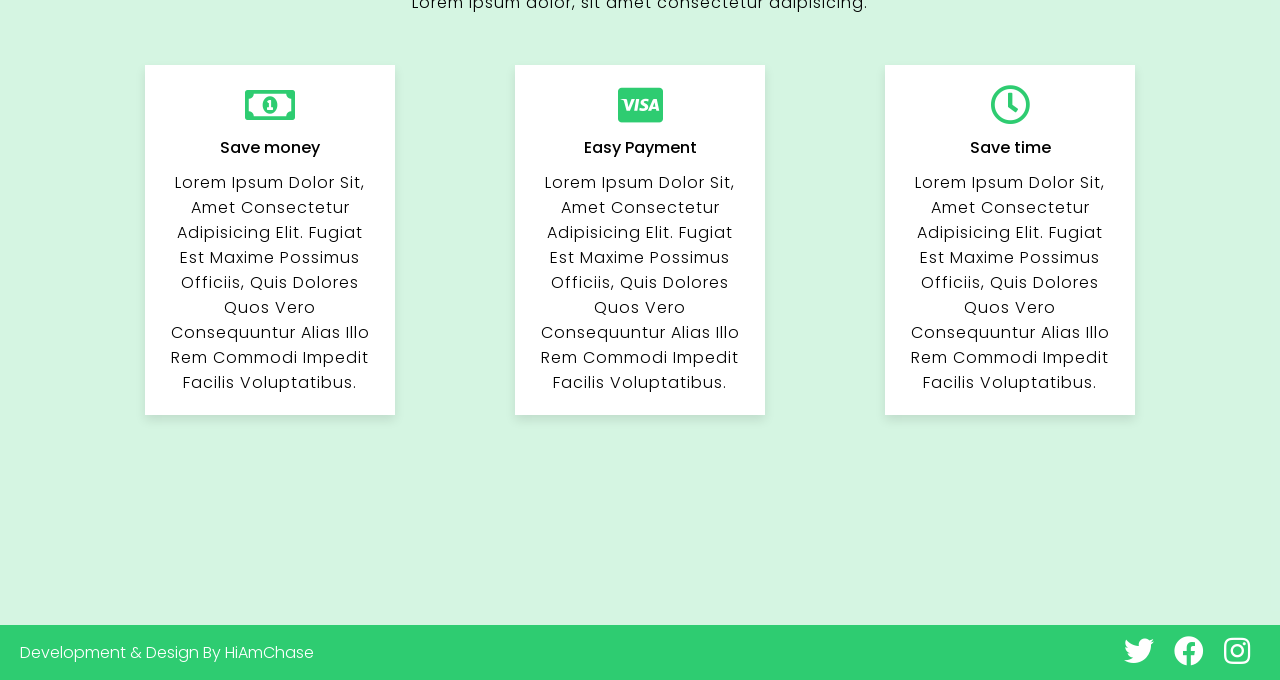
<file: shopping-online1/index.html>
<!DOCTYPE html>
<html lang="en">
<head>
    <meta charset="UTF-8">
    <meta http-equiv="X-UA-Compatible" content="IE=edge">
    <meta name="viewport" content="width=device-width, initial-scale=1.0">
    <link rel="stylesheet" href="https://pro.fontawesome.com/releases/v5.10.0/css/all.css" integrity="sha384-AYmEC3Yw5cVb3ZcuHtOA93w35dYTsvhLPVnYs9eStHfGJvOvKxVfELGroGkvsg+p" crossorigin="anonymous"/>
    <link rel="stylesheet" href="style.css">
    <script src="script.js" defer></script>
    <title>Title</title>
</head>
<body>
    <!--Header-->
    <header>
        <div class="logo">
            <a href="#" class="logo">Logo</a>
        </div>
        <ul>
            <li><a href="#home" onclick="toggle()">Home</a></li>
            <li><a href="#about" onclick="toggle()">about</a></li>
            <li><a href="#services" onclick="toggle()">services</a></li>
            <li><a href="#benefits" onclick="toggle()">benefits</a></li>
        </ul>
        <button class="toggle">
            <i class="fas fa-bars"></i>
        </button>
    </header>

    <!--Banner-->
    <section class="banner" id="home">
        <div class="title">
            <h1>buy <span>everything</span> with us</h1>
            <p>trusted by over 5 milions people all the world</p>
        </div>
        <form>
            <input type="email" name="email" id="email" class="emailBtn" placeholder="Enter your email">
            <input type="submit" value="Start Now" class="btn">
        </form>
    </section>

    <!--About-->
    <section class="container about" id="about">
        <div class="content">
            <div class="mxw800">
                <h2>About <span>Us</span></h2>
                <p>Lorem ipsum dolor sit amet consectetur adipisicing elit. Tempore enim excepturi autem deserunt esse alias exercitationem, ipsa at, quibusdam omnis perspiciatis obcaecati sit eum amet inventore nihil eius odit, tenetur voluptate voluptatibus. Ex autem deleniti natus praesentium nam facere sint.</p>
            </div>
            <img src="images/people.jpeg" alt="People">
        </div>
    </section>

    <!--Services-->
    <section class="container" id="services">
        <div class="content">
            <div class="mxw800">
                <h2>We have <span>everything</span></h2>
                <p>Lorem ipsum dolor sit amet consectetur adipisicing elit. Quia iure, reprehenderit soluta vitae adipisci sint?</p>
            </div>
            <div class="item-box">
                <div class="box">
                    <img src="images/smartphone.jpg" alt="smartphone">
                    <p>Smartphone</p>
                </div>
                <div class="box">
                    <img src="images/clothes.jpg" alt="clothes">
                    <p>clothes</p>
                </div>
                <div class="box">
                    <img src="images/cosmetic.jpg" alt="cosmetic">
                    <p>cosmetic</p>
                </div>
                <div class="box">
                    <img src="images/book.jpg" alt="book">
                    <p>book</p>
                </div>
                <div class="box">
                    <img src="images/car.jpg" alt="car">
                    <p>car</p>
                </div>
                <div class="box">
                    <img src="images/toy.jpg" alt="toy">
                    <p>toy</p>
                </div>
            </div>
        </div>
    </section>

    <!--Benefits-->
    <section class="container benefits" id="benefits">
        <div class="content">
            <div class="mxw800">
                <h2>Our <span>Benefits</span></h2>
                <p>Lorem ipsum dolor, sit amet consectetur adipisicing.</p>
            </div>
            <div class="benefit-box">
                <div class="box">
                    <i class="far fa-money-bill-alt"></i>
                    <h4>Save money</h4>
                    <p>Lorem ipsum dolor sit, amet consectetur adipisicing elit. Fugiat est maxime possimus officiis, quis dolores quos vero consequuntur alias illo rem commodi impedit facilis voluptatibus.</p>
                </div>
                <div class="box">
                    <i class="fab fa-cc-visa"></i>
                    <h4>Easy Payment</h4>
                    <p>Lorem ipsum dolor sit, amet consectetur adipisicing elit. Fugiat est maxime possimus officiis, quis dolores quos vero consequuntur alias illo rem commodi impedit facilis voluptatibus.</p>
                </div>
                <div class="box">
                    <i class="far fa-clock"></i>
                    <h4>Save time</h4>
                    <p>Lorem ipsum dolor sit, amet consectetur adipisicing elit. Fugiat est maxime possimus officiis, quis dolores quos vero consequuntur alias illo rem commodi impedit facilis voluptatibus.</p>
                </div>
            </div>
        </div>
    </section>

    <!--Footer-->
    <footer>
        <h3>Development & Design By HiAmChase</h3>
        <ul class="socials">
            <li>
                <a href="#">
                    <i class="fab fa-twitter"></i>
                </a>
            </li>
            <li>
                <a href="#">
                    <i class="fab fa-facebook"></i>
                </a>
            </li>
            <li>
                <a href="#">
                    <i class="fab fa-instagram"></i>
                </a>
            </li>
        </ul>
    </footer>
</body>
</html>
</file>
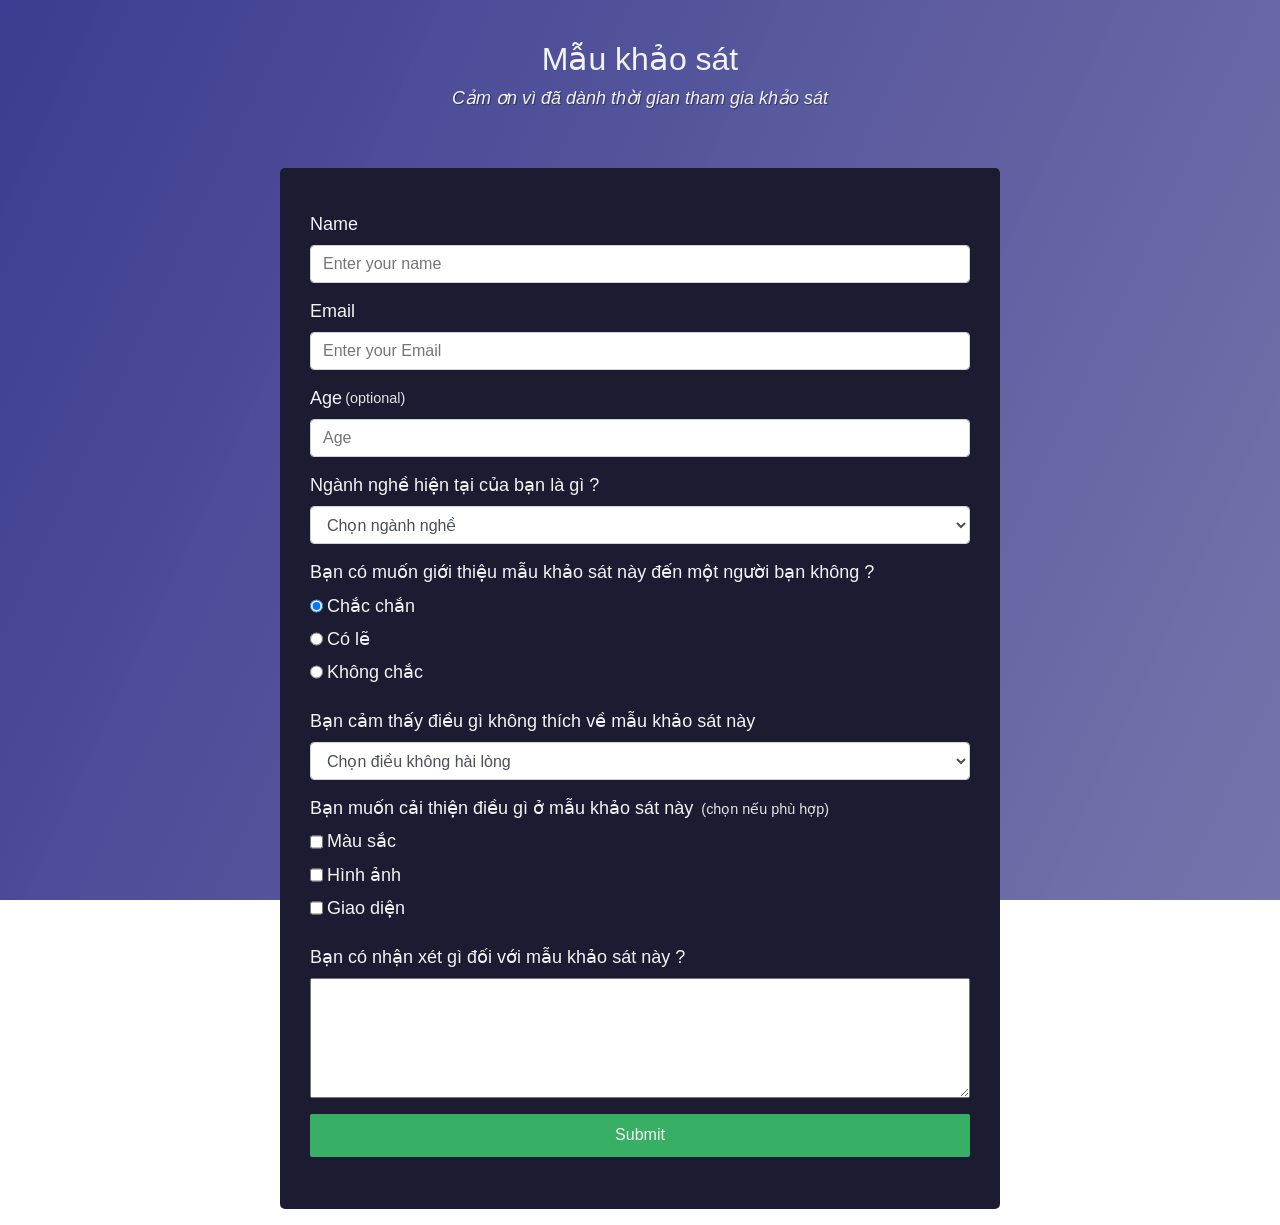
<file: survey-form/index.html>
<body>
<link rel="stylesheet" type="text/css" href="style.css">
<div id="container">
    <header class="header">
        <h1 id="title" class="text-center">Mẫu khảo sát</h1>
        <p id="description" class="description text-center">Cảm ơn vì đã dành thời gian tham gia khảo sát</p>
    </header>
    <form id="survey-form">
        <div class="form-group">
            <label id="name-label" for="name">Name</label>
            <input
            type="text"
            id="name"
            name="name"
            class="form-control"
            placeholder="Enter your name"
            required/>
        </div>
        <div class="form-group">
            <label id="email-label" for="email">Email</label>
            <input
            type="email"
            id="email"
            name="email"
            class="form-control"
            placeholder="Enter your Email"
            required/>
        </div>
        <div class="form-group">
            <label id="number-label" for="age">Age<span class="clue"> (optional)</span></label>
            <input
            type="number"
            id="number"
            name="age"
            min="1"
            max="99"
            class="form-control"
            placeholder="Age"
            required/>
        </div>
        <div class="form-group">
            <p>Ngành nghề hiện tại của bạn là gì ?</p>
            <select id="dropdown" name="role" class="form-control" required>
                <option disabled selected value>Chọn ngành nghề</option>
                <option value="student">Học sinh</option>
                <option value="full-time">Công việc toàn thời gian</option>
                <option value="part-time">Công việc bán thời gian</option>
                <option value="retired">Đã nghỉ hưu</option>
            </select>
        </div>
        <div class="form-group">
            <p>Bạn có muốn giới thiệu mẫu khảo sát này đến một người bạn không ?</p>
            <label>
                <input
                name="user-recommend"
                value="sure"
                type="radio"
                class="radio-input"
                checked/>Chắc chắn
            </label>
            <label>
                <input
                name="user-recommend"
                value="maybe"
                type="radio"
                class="radio-input"
                />Có lẽ
            </label>
            <label>
                <input
                name="user-recommend"
                value="not-sure"
                type="radio"
                class="radio-input"
                />Không chắc
            </label>
        </div>
        <div class="form-group">
            <p>Bạn cảm thấy điều gì không thích về mẫu khảo sát này</p>
            <select id="unlike" name="unlike" class="form-control">
                <option selected disabled value>Chọn điều không hài lòng</option>
                <option value="color">Màu sắc</option>
                <option value="image">Hình ảnh</option>
                <option value="launch">Giao diện</option>
                <option value="nothing">Hoàn toàn hài lòng</option>
            </select>
        </div>
        <div class="form-group">
            <p>
                Bạn muốn cải thiện điều gì ở mẫu khảo sát này
                <span class="clue">(chọn nếu phù hợp)</span>
            </p>
            <label>
                <input
                name="improve"
                value="color"
                type="checkbox"
                class="input-checkbox"
                />Màu sắc
            </label>
            <label>
                <input
                name="improve"
                value="image"
                type="checkbox"
                class="input-checkbox"
                />Hình ảnh
            </label>
            <label>
                <input
                name="improve"
                value="launch"
                type="checkbox"
                class="input-checkbox"
                />Giao diện
            </label>
        </div>
        <div class="form-group">
            <p>Bạn có nhận xét gì đối với mẫu khảo sát này ?</p>
            <textarea
            id="comment"
            name="comment"
            class="input-textarea"
            placeholder="Nhận xét ở đây">
        </textarea>
        </div>
        <div class="form-group">
            <button type="submit" name="submit" class="submit-button">
                Submit
            </button>
        </div>
    </form>
</div>
</body>
</file>
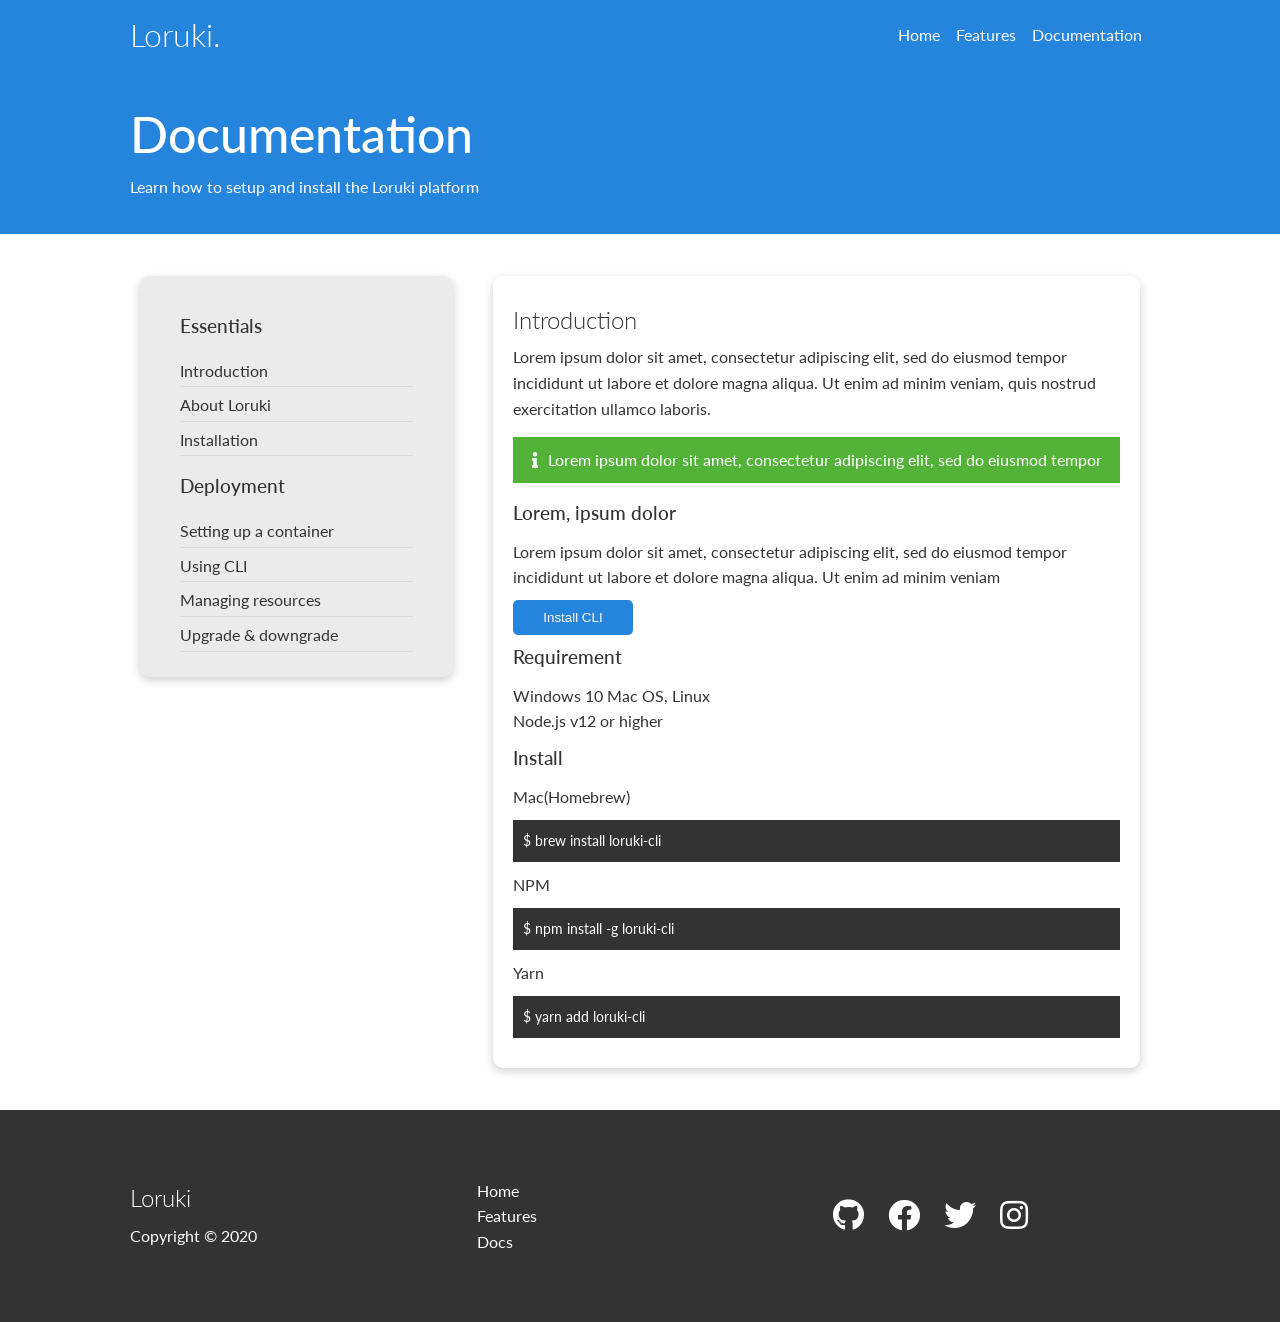
<file: loruki/docs.html>
<!DOCTYPE html>
<html lang="en">
<head>
    <meta charset="UTF-8">
    <meta name="viewport" content="width=device-width, initial-scale=1.0">
    <link rel="stylesheet" href="https://cdnjs.cloudflare.com/ajax/libs/font-awesome/5.15.1/css/all.min.css" integrity="sha512-+4zCK9k+qNFUR5X+cKL9EIR+ZOhtIloNl9GIKS57V1MyNsYpYcUrUeQc9vNfzsWfV28IaLL3i96P9sdNyeRssA==" crossorigin="anonymous" />
    <link rel="stylesheet" href="css/style.css">
    <link rel="stylesheet" href="css/utilities.css">
    <title>Loruki | Cloud Hosting For Everyone</title>
</head>
<body>
    <div class="navbar">
        <div class="container flex">
            <h1>Loruki.</h1>
            <nav>
                <ul>
                    <li><a href="index.html">Home</a></li>
                    <li><a href="features.html">Features</a></li>
                    <li><a href="docs.html">Documentation</a></li>
                </ul>
            </nav>
        </div> 
    </div>

    <section class="docs bg-primary py-2">
        <div class="container">
            <div class="docs-text">
                <h1>Documentation</h1>
                <p>Learn how to setup and install the Loruki platform</p>
            </div>
        </div>
    </section>

    <section class="docs-main py-3">
        <div class="container grid">
            <div class="card fundamental">
                <div class="group">
                    <h3 class="my-1">Essentials</h3>
                    <ul>
                        <li><a href="#">Introduction</a></li>
                        <li><a href="#">About Loruki</a></li>
                        <li><a href="#">Installation</a></li>
                    </ul>
                </div>
                <div class="group">
                    <h3 class="my-1">Deployment</h3>
                    <ul>
                        <li><a href="#">Setting up a container</a></li>
                        <li><a href="#">Using CLI</a></li>
                        <li><a href="#">Managing resources</a></li>
                        <li><a href="#">Upgrade & downgrade</a></li>
                    </ul>
                </div>
            </div>
            <div class="card">
                <h1>Introduction</h1>
                <p>Lorem ipsum dolor sit amet, consectetur adipiscing elit, sed do eiusmod tempor incididunt ut labore et dolore magna aliqua. Ut enim ad minim veniam, quis nostrud exercitation ullamco laboris.</p>
                <div class="green-card flex my-1">
                    <i class="fas fa-info"></i>
                    <p>Lorem ipsum dolor sit amet, consectetur adipiscing elit, sed do eiusmod tempor</p>
                </div>
                <h3>Lorem, ipsum dolor</h3>
                <p>Lorem ipsum dolor sit amet, consectetur adipiscing elit, sed do eiusmod tempor incididunt ut labore et dolore magna aliqua. Ut enim ad minim veniam</p>
                <input type="submit" value="Install CLI" class="btn" style="margin-bottom: 8px;">
                <h3>Requirement</h3>
                <p>Windows 10 Mac OS, Linux<br>Node.js v12 or higher</p>
                <h3>Install</h3>
                <p>Mac(Homebrew)</p>
                <p class="black-card">$ brew install loruki-cli</p>
                <p>NPM</p>
                <p class="black-card">$ npm install -g loruki-cli</p>
                <p>Yarn</p>
                <p class="black-card">$ yarn add loruki-cli</p>
            </div>
        </div>
    </section>

    <footer class="footer bg-grey py-5">
        <div class="container grid grid-3">
            <div>
                <h2>Loruki</h2>
                <p>Copyright &copy; 2020</p>
            </div>
            <nav>
                <ul>
                    <li><a href="index.html">Home</a></li>
                    <li><a href="features.html">Features</a></li>
                    <li><a href="docs.html">Docs</a></li>
                </ul>
            </nav>
            <div class="social">
                <a href="#"><i class="fab fa-github fa-2x"></i></a>
                <a href="#"><i class="fab fa-facebook fa-2x"></i></a>
                <a href="#"><i class="fab fa-twitter fa-2x"></i></a>
                <a href="#"><i class="fab fa-instagram fa-2x"></i></a>
            </div>
        </div>
    </footer>
</body>
</html>
</file>
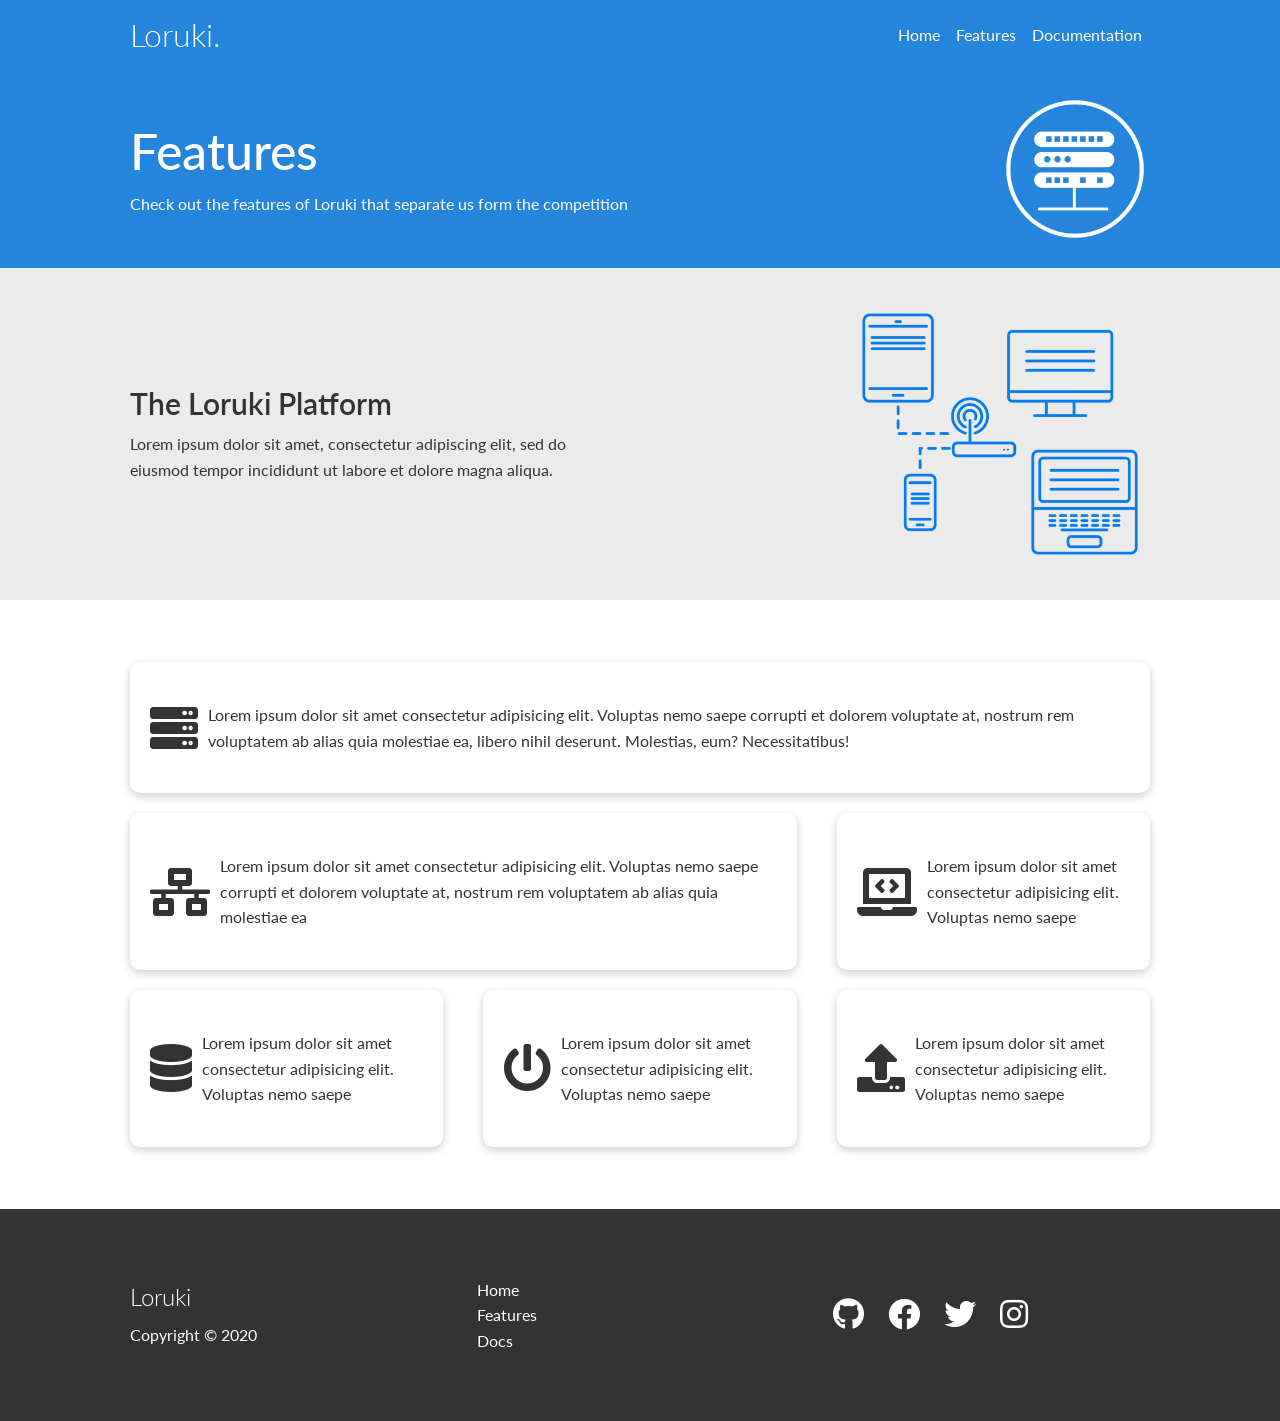
<file: loruki/features.html>
<!DOCTYPE html>
<html lang="en">
<head>
    <meta charset="UTF-8">
    <meta name="viewport" content="width=device-width, initial-scale=1.0">
    <link rel="stylesheet" href="https://cdnjs.cloudflare.com/ajax/libs/font-awesome/5.15.1/css/all.min.css" integrity="sha512-+4zCK9k+qNFUR5X+cKL9EIR+ZOhtIloNl9GIKS57V1MyNsYpYcUrUeQc9vNfzsWfV28IaLL3i96P9sdNyeRssA==" crossorigin="anonymous" />
    <link rel="stylesheet" href="css/style.css">
    <link rel="stylesheet" href="css/utilities.css">
    <title>Loruki | Cloud Hosting For Everyone</title>
</head>
<body>
    <div class="navbar">
        <div class="container flex">
            <h1>Loruki.</h1>
            <nav>
                <ul>
                    <li><a href="index.html">Home</a></li>
                    <li><a href="features.html">Features</a></li>
                    <li><a href="docs.html">Documentation</a></li>
                </ul>
            </nav>
        </div> 
    </div>

    <section class="features bg-primary py-2">
        <div class="container grid">
            <div class="features-text">
                <h1>Features</h1>
                <p>
                    Check out the features of Loruki that separate us
                    form the competition
                </p>
            </div>
            <img src="images/server.png" alt="">
        </div>
    </section>

    <section class="platform py-1">
        <div class="container grid">
            <div class="platform-text">
                <h2>The Loruki Platform</h2>
                <p>Lorem ipsum dolor sit amet, consectetur adipiscing
                    elit, sed do eiusmod tempor incididunt ut labore
                    et dolore magna aliqua.</p>
            </div>
            <img src="images/server2.png" alt="">
        </div>
    </section>

    <section class="info py-3">
        <div class="container grid grid-3">
            <div class="card flex">
                <i class="fas fa-server fa-3x"></i>
                <p>Lorem ipsum dolor sit amet consectetur adipisicing elit. Voluptas nemo saepe corrupti et dolorem voluptate at, nostrum rem voluptatem ab alias quia molestiae ea, libero nihil deserunt. Molestias, eum? Necessitatibus!</p>
            </div>
            <div class="card flex">
                <i class="fas fa-network-wired fa-3x"></i>
                <p>Lorem ipsum dolor sit amet consectetur adipisicing elit. Voluptas nemo saepe corrupti et dolorem voluptate at, nostrum rem voluptatem ab alias quia molestiae ea</p>
            </div>
            <div class="card flex">
                <i class="fas fa-laptop-code fa-3x"></i>
                <p>Lorem ipsum dolor sit amet consectetur adipisicing elit. Voluptas nemo saepe</p>
            </div>
            <div class="card flex">
                <i class="fas fa-database fa-3x"></i>
                <p>Lorem ipsum dolor sit amet consectetur adipisicing elit. Voluptas nemo saepe</p>
            </div>
            <div class="card flex">
                <i class="fas fa-power-off fa-3x"></i>
                <p>Lorem ipsum dolor sit amet consectetur adipisicing elit. Voluptas nemo saepe</p>
            </div>
            <div class="card flex">
                <i class="fas fa-upload fa-3x"></i>
                <p>Lorem ipsum dolor sit amet consectetur adipisicing elit. Voluptas nemo saepe</p>
            </div>
        </div>
    </section>

    <footer class="footer bg-grey py-5">
        <div class="container grid grid-3">
            <div>
                <h2>Loruki</h2>
                <p>Copyright &copy; 2020</p>
            </div>
            <nav>
                <ul>
                    <li><a href="index.html">Home</a></li>
                    <li><a href="features.html">Features</a></li>
                    <li><a href="docs.html">Docs</a></li>
                </ul>
            </nav>
            <div class="social">
                <a href="#"><i class="fab fa-github fa-2x"></i></a>
                <a href="#"><i class="fab fa-facebook fa-2x"></i></a>
                <a href="#"><i class="fab fa-twitter fa-2x"></i></a>
                <a href="#"><i class="fab fa-instagram fa-2x"></i></a>
            </div>
        </div>
    </footer>
</body>
</html>
</file>
<file: brands/style.css>
@import url('https://fonts.googleapis.com/css2?family=Poppins:wght@100;200;300;400;500&display=swap');

:root {
    --primary-color: rgb(73, 120, 255);
}

* {
    box-sizing: border-box;
    margin: 0;
    padding: 0;
}

html {
    scroll-behavior: smooth;
}

body {
    font-family: 'Poppins', sans-serif;
    min-height: 1000px;
}

ul {
    list-style-type: none;
}

a {
    text-decoration: none;
}

header {
    position: fixed;
    top: 0;
    left: 0;
    width: 100%;
    display: flex;
    justify-content: space-between;
    align-items: center;
    padding: 40px 100px;
    transition: 0.6s;
    z-index: 10000;
}

header.sticky {
    padding: 5px 100px;
    background: #fff;
    border-bottom: 1px solid rgba(0, 0, 0, 0.1);
}

header .logo {
    position: relative;
    font-weight: 700;
    color: #fff;
    font-size: 2em;
    text-transform: uppercase;
    letter-spacing: 2px;
    transition: 0.6s;
}

header ul {
    position: relative;
    display: flex;
    justify-content: center;
    align-items: center;
}

header ul li {
    position: relative;
}

header ul li a {
    position: relative;
    margin: 0 15px;
    color: #fff;
    letter-spacing: 2px;
    font-weight: 300;
    transition: 0.6s;
}

header.sticky .logo, 
header.sticky ul li a {
    color: #000;
}

.banner {
    position: relative;
    width: 100%;
    min-height: 100vh;
    display: flex;
    justify-content: center;
    align-items: center;
    background-image: url('images/bg.jpg');
    background-size: cover;
}

.banner h2 {
    color: #fff;
    font-size: 40px;
    text-align: center;
    text-transform: uppercase;
    line-height: 1em;
}

.banner h2 span {
    color: var(--primary-color);
}

.sec {
    background: #fff;
    padding: 100px;
    min-height: 100vh;
    display: flex;
    justify-content: center;
    align-items: center;
}

.sec .content {
    position: relative;
    text-align: center;
    width: 100%;
}

.mxw800p {
    max-width: 800px;
    margin: 0 auto;
}

h3 {
    font-size: 40px;
    font-weight: 200;
    margin-bottom: 10px;
}

p {
    position: relative;
    font-size: 18px;
    font-weight: 300;
    letter-spacing: 1px;
    margin-bottom: 20px;
}

.btn {
    position: relative;
    display: inline-block;
    padding: 10px 30px;
    background-color: #000;
    color: #fff;
}

.services {
    position: relative;
    display: grid;
    grid-template-columns: repeat(auto-fit, minmax(300px, 1fr));
    gap: 30px;
    max-width: 100%;
    margin-top: 40px;
}

.services .box {
    width: 300px;
    margin: 0 auto;
    background: #fff;
    padding: 20px;
    box-shadow: 0 15px 30px rgba(0, 0, 0, 0.1);
}

.services .box .iconBox {
    margin-top: 40px;
}

.services .box .iconBox img {
    max-width: 70px;
    margin-bottom: 15px;
}

.services .box h2 {
    font-size: 18px;
    font-weight: 700;
    margin-bottom: 10px;
    text-transform: uppercase;
}

.stats {
    background-color: #000;
    padding-top: 250px;
    margin-top: -250px;
}

.stats h3,
.stats p {
    color: #fff;
}

.statsBox {
    position: relative;
    display: grid;
    grid-template-columns: repeat(auto-fit, minmax(300px, 1fr));
    gap: 20px;
    width: 100%;
    margin-top: 40px;
}

.statsBox h2 {
    color: #fff;
    font-size: 36px;
}

.statsBox h4 {
    color: #fff;
    font-size: 16px;
    letter-spacing: 2px;
    font-weight: 500;
    text-transform: uppercase;
}

.workBox {
    position: relative;
    display: grid;
    grid-template-columns: repeat(auto-fit, minmax(300px, 1fr));
    gap: 30px;
    margin-top: 40px;
    width: 100%;
}

.workBox .brand {
    position: relative;
    min-height: 300px;
    width: 250px;
    margin: 0 auto;
    display: flex;
    justify-content: center;
    align-items: center;
    background: var(--primary-color);
    transition: 0.6s;
}

.workBox .brand:hover {
    background: #000;
}

.workBox .brand a {
    color:rgba(255, 255, 255, 0.4);
    text-transform: uppercase;
    font-size: 14px;
    letter-spacing: 2px;
}

.workBox .brand:hover a {
    color: #fff;
}

.teamBox {
    position: relative;
    display: grid;
    grid-template-columns: repeat(auto-fit, minmax(250px, 1fr));
    gap: 30px;
    margin-top: 40px;
    width: 100%;
}

.teamBox .member {
    position: relative;
    background-color: #000;
    margin: 0 auto;
    display: flex;
    justify-content: center;
    align-items: center;
    width: 250px;
    min-height: 300px;
}

.teamBox .member .imgBox {
    position: absolute;
    top: 0;
    left: 0;
    width: 100%;
    height: 100%;
}

.teamBox .member .imgBox img {
    position: absolute;
    top: 0;
    left: 0;
    width: 100%;
    height: 100%;
    object-fit: cover;
}

.teamBox .member .details {
    position: absolute;
    top: 0;
    left: 0;
    width: 100%;
    height: 100%;
    background: #000;
    color: #fff;
    display: flex;
    justify-content: center;
    align-items: center;
    transition: 0.2s;
    opacity: 0;
}

.teamBox .member:hover .details {
    opacity: 1;
}

.teamBox .member .details h2 {
    text-transform: uppercase;
    font-size: 20px;
    letter-spacing: 1px;
}

.teamBox .member .details h2 span {
    display: block;
    font-size: 16px;
    font-weight: 300;
}

.contact {
    background: #000;
}

.contact h3,
.contact p {
    color: #fff;
}

.contactForm {
    position: relative;
    max-width: 800px;
    margin: 0 auto;
    display: flex;
}

.contactForm form {
    width: 100%;
}

.contactForm .row100 {
    display: flex;
    width: 100%;
}

.contactForm .row100 .inputBox50 {
    width: 50%;
    margin: 0 20px;
}

.contactForm .row100 .inputBox100 {
    width: 100%;
    margin: 0 20px;
}

.contactForm .row100 input,
.contactForm .row100 textarea {
    width: 100%;
    background-color: transparent;
    border: none;
    border-bottom: 1px solid rgba(255, 255, 255, 0.4);
    font-size: 18px;
    outline: none;
    font-family: inherit;
    padding-top: 10px;
    color: #fff;
    font-weight: 300;
    margin: 20px 0;
    resize: none;
}

.contactForm .row100 textarea {
    height: 100px;
}

.contactForm .row100 input::placeholder,
.contactForm .row100 textarea::placeholder {
    color:rgba(255, 255, 255, 0.5);
}

.contactForm .row100 input[type="submit"] {
    max-width: 100px;
    border: none;
    background: #fff;
    color: #000;
    padding: 8px 0;
    cursor: pointer;
    font-weight: 500;
}

.social {
    position: relative;
    display: flex;
    justify-content: center;
    align-items: center;
    margin: 20px 0;
}

.social ul {
    display: flex;
}

.social ul li a {
    margin: 0 20px;
}

.social ul li a i {
    font-size: 30px;
    color: #fff;
    transition: 0.2s;
}

.social ul li a:hover i {
    opacity: 0.5; 
}

.toggle {
    display: none;
}

@media (max-width: 992px) {
    .toggle {
        display: block;
        position: relative;
        width: 30px;
        height: 30px;
        font-size: 16px;
        cursor: pointer;
    }

    header {
        padding: 5px 50px;
        background: #fff;
    }

    header ul {
        position: absolute;
        top: 60px;
        left: 0;
        width: 100%;
        height: 100vh;
        overflow: auto;
        text-align: center;
        background: #fff;
        opacity: 0;
        visibility: hidden;
    }

    header.active ul {
        opacity: 1;
        visibility: visible;
        display: block;
    }

    header.active ul li a {
        margin: 10px 0;
        font-size: 20px;
        display: inline-block;
    }

    header .logo,
    header ul li a {
        color: #000;
    }

    .banner {
        background-position: center;
    }

    .banner h2 {
        font-size: 60px;
        padding: 0 50px;
    }

    .sec {
        padding: 100px 50px 50px 50px;
    }

    .services .box {
        width: 100%;
    }

    .stats {
        padding-top: 250px;
    }

    .row100 {
        flex-direction: column;
    }

    .contactForm .row100 .inputBox50,
    .contactForm .row100 .inputBox100 {
        margin: 0;
        width: 100%;
    }

    .social ul li a i{
        font-size: 50px;
    }
}
</file>
<file: product/style.css>
@import url('https://fonts.googleapis.com/css2?family=Lato:wght@300&display=swap');

* {
    box-sizing: border-box;
    margin: 0;
    padding: 0;
}

body {
    background-color: #f4f4f4;
    font-family: 'Lato', sans-serif;
    font-size: 16px;
    line-height: 1.6;
    color: #333;
}

ul {
    list-style-type: none;
}

h1, h2 {
    font-weight: bolder;
    line-height: 1.2;
    margin: 10px 0;
}

p {
    margin: 10px 0;
}

a {
    text-decoration: none;
}

img {
    width: 100%;
}

i {
    color: rgba(252, 173, 13, 1);
}

.container {

    margin: 0 auto;
    overflow: auto;
    padding: 0 40px;
}

.text-center {
    text-align: center;
}

#header {
    position: fixed;
    margin: 5px 0;
}

#header-img {
    padding: 10px 0;
    width: 300px;
}

#header .container {
    width: 1400px;
    display: flex;
    justify-content: space-between;
}

#header ul {
    display: flex;
    justify-content: center;
    align-items: center;
}

#nav-bar li {
    margin: 0 60px;
    padding: 10px 0;
}

#nav-bar a {
    font-weight: 900;
    color: #333;
    font-size: 12px;
}

#form {
    padding-top: 60px;
}

#form .container {
    text-align: center;
    margin: 0 auto;
}

#submit,
#email {
    margin: 5px auto;
}

#email {
    padding: 5px;
    width: 250px;
    color: rgba(0, 0, 0, 0.7);
    font-size: 12px;
}

#submit {
    width: 150px;
    background-color: rgba(252, 173, 13, 0.8);
    border: none;
    font-size: 16px;
    font-weight: bold;
    padding: 5px 15px;
    border-radius: 2px;
    cursor: pointer;
}

#features {
    margin: 80px 0;
}

#features .container{   
    text-align: left;
    display: grid;
    grid-template-rows: repeat(3, 1fr);
    gap: 40px;
    width: 800px;
}

#features .flex {
    display: flex;
    justify-content: center;
    align-items: center;
    height: 100%;
}

#features .flex > *:first-child {
    justify-self:center;
    padding: 0 20px;
}

#features .flex > *:nth-child(2) {
    text-align: left;
}

#features .content h2,
#features .content p {
    margin: 0;
}

.features-group .content h2 {
    font-size: 18px;
}

.features-group .content p {
    font-size: 16px;
}

#pricing .container {
    width: 60%;
    margin-top: 50px;
    margin-bottom: 30px;
    display: grid;
    grid-template-columns: repeat(3, 1fr);;
}

.card {
    text-align: center;
    border: 1px rgba(0, 0, 0, 1) solid;
    border-radius: 2px;
    margin: 0 8px;
}

.card h4 {
    background-color: rgba(0, 0, 0, 0.1);
    padding: 5px 0;
    font-size: 13px;
}

.card .pricing-content {
    padding: 10px 0;
}

.card .pricing-content h3 {
    margin-bottom: 8px;
}

#select {
    margin-top: 15px;
    padding: 8px 15px;
    background-color: rgba(252, 173, 13, 0.8);
    border: none;
}

#footer .container {
    background-color: rgba(0, 0, 0, 0.1);
    text-align: right;
    padding: 0 30px;
}

#footer ul {
    display: flex;
    justify-content: flex-end;
    padding: 5px 0;
}

#footer li {
    padding: 0 5px;
}

#footer a {
    font-size: 15px;
    color:#333;
    font-weight: bold;
}

#footer p {
    font-size: 14px;
    padding-bottom: 10px;
    margin: 0;
}

@media(max-width: 768px) {

    .container {
        margin: 0 auto;
    }

    #header .container {
        display: flex;
        flex-direction: column;
        align-items: center;
        width: 600px;
    }
    
    #features .container {
        width: 90%;
        margin: 0 auto;
    }

    #form {
        padding-top: 120px;
    }

    #how-it-works .container{
        width: 400px;
        margin: 0 auto;
    }

    #video{
        width: 300px;
    }

    #pricing .container {
        grid-template-columns: 1fr;
        width: 400px;
        gap: 20px;
    }

    #footer .container {
        width: 90%;
    }
}
</file>
<file: project2/css/style.css>
/*-- Body Reset --*/
body {
  overflow-x: hidden;
  font-family: 'Montserrat', sans-serif;
  color: #616971;
}

/*============= TOP BAR HEADER =============*/
.top-bar {
  background: #7aaec4;
  height: 2.8rem;
  padding: .5rem 0;
}

.top-bar a {
  color: #fff;
  text-decoration: none;
  font-size: 1.1rem;
}

/*============= NAVIGATION =============*/
.navbar {
  font-size: 1.15rem;
  font-weight: 600;
  letter-spacing: .1rem;
  box-shadow: 0 .5rem .5rem rgba(0, 0, 0 , .1);
  z-index: 1;
}

.navbar-brand img{
  height: 3rem;
}

.nav-item {
  padding: .5rem;
}

.nav-link {
  color: #5b5555 !important;
}

.nav-link.active,
.nav-link:hover {
  color: #4981b3 !important;
}


/*============= CAROUSEL =============*/
#carousel {
  box-shadow: 0 1rem 1rem rgba(0, 0, 0 , .1);
}

.carousel-inner {
  max-height: 38rem !important;
}

/*---Change Carousel Transition Speed --*/
.carousel-item-prev,
.carousel-item-next,
.carousel-item.active {
  transition: transform 1.2s ease;
}

/*-- Carousel Content --*/
.carousel-caption {
  position: absolute;
  top: 54%;
  transform: translateY(-50%);
  text-transform: uppercase;
}

.bg-custom {
  background-color: rgba(0, 0, 0 , .2);
  color: #fff;
  border-radius: 1rem;
}

.carousel-caption h1 {
  font-size: 3.6rem;
  text-shadow: .1rem .1rem .3rem rgba(0, 0, 0 , 1);
}

.carousel-caption h3 {
  font-size: 1.6rem;
  text-shadow: .1rem .1rem .1rem rgba(0, 0, 0 , 1);
}

.border-primary {
  border-top: .2rem solid #4981b3 !important;
} 

.btn-lg {
  border-radius: 0;
  font-size: 1rem;
  border-width: medium;
}

.btn-danger {
  background-color: #ac2615;
  border: .1rem solid #ac2615;
}

.btn-primary {
  background-color: #4981b3;
  border: .1rem solid #4981b3;
}

.btn-danger:hover,
.btn-danger:focus {
  background-color: #c03522;
  border: .1rem solid #c03522;
}

.btn-primary:hover,
.btn-primary:focus {
  background-color: #538ec2;
  border: .1rem solid #538ec2;
}


/*===== FIXED BACKGROUND IMG =====*/

.fixed-background {
  overflow: hidden; /*-- Correction for iOS --*/
  background-image: url('../img/matrix.jpg');
  padding: 10rem 0;
}


/*-- Emoji Navbar --*/
.emoji {
  background: linear-gradient(to right, #4981b3, #ac2615);
}

.emoji .fa-plug {
  color: #fff;
  font-size: 1.2rem;
}

.jumbotron {
  border-radius: 0;
}

/*============= FOOTER =============*/

footer {
  background: #3a3a3a;
  padding: 1rem 2rem 3rem;
}

footer img {
  height: 3.5rem;
  margin: 1.5rem auto;
}

footer p,
footer a,
.socket a {
  color: #fff;
  text-decoration: none;
}

ul.social {
  list-style-type: none;
  display: flex;
  max-width: 16rem;
  margin: 0 auto;
  padding: 0;
}

ul.social li {
  margin: 0 auto;
}

footer a {
  font-size: 2.3rem;
}

footer a:hover {
  color: #68a0d2;
}

/*============= SOCKET =============*/

.socket {
  background: #222;
  border-top: .1rem solid #4981b3;
}

/*============= MEDIA QUERIES =============*/

/* Devices under 1199px (xl) */
@media (max-width: 1199.98px) {
  .carousel-caption h1 {
    font-size: 2.8rem;
  }
  
  .carousel-caption h3 {
    font-size: 1.4rem;
  }
}
/* Devices under 992px (lg) */
@media (max-width: 992px) {
  .carousel-caption h1 {
    font-size: 2.6rem;
  }
  
  .carousel-caption h3 {
    font-size: 1.2rem;
  }
  .btn-lg {
    font-size: 0.95rem;
  }
}


/*============ BOOTSTRAP BREAK POINTS:

Extra small (xs) devices (portrait phones, less than 576px)
No media query since this is the default in Bootstrap

Small (sm) devices (landscape phones, 576px and up)
@media (min-width: 576px) { ... }

Medium (md) devices (tablets, 768px and up)
@media (min-width: 768px) { ... }

Large (lg) devices (desktops, 992px and up)
@media (min-width: 992px) { ... }

Extra (xl) large devices (large desktops, 1200px and up)
@media (min-width: 1200px) { ... }

=============*/

/*-- Bootstrap Mobile Gutter Fix --*/
.row, .container-fluid {
  margin-left: 0px !important;
  margin-right: 0px !important;
}

/*-- Fixed Background Image --*/
.fixed-background {
  position: relative;
  width: 100%;
  z-index: 1000!important;
}
.fixed-wrap {
  clip: rect(0, auto, auto, 0);
  position: absolute;
  top: 0;
  left: 0;
  width: 100%;
  height: 100%;
  z-index: -999 !important;
}
.fixed {
  z-index: -999!important;
  display: block;
  top: 0;
  left: 0;
  width: 100%;
  height: 100%;
  background-size: cover;
  background-position: center center;
  -webkit-transform: translateZ(0);
  transform: translateZ(0);
  will-change: transform;
}
</file>
<file: project3/css/style.css>
/*-- Reset --*/
html, body {
  overflow-x: hidden;
  height: 100%;
  width: 100%;
  font-family: 'Roboto', sans-serif;
  font-size: large;
}

/*============= NAVIGATION =============*/
.navbar {
  font-size: 1rem;
  font-weight: 600;
  letter-spacing: .1rem;
  color: #222;
}

.nav-item {
  padding: .5rem;
}

.navbar-brand img {
  height: 3rem;
}

.nav-link {
  color: #888 !important;
}

.nav-link:hover,
.nav-link.active {
  color: #74b9ff !important;
}

/*============= CAROUSEL =============*/
.carousel-inner {
  max-height: 38rem;
}

.carousel-caption {
  position: absolute;
  top: 40%;
  transform: translateY(-50%);
}

.carousel-caption h2 {
  font-size: 2.4rem;
}

.carousel-caption h4 {
  font-size: 1.6rem;
}

.bg-custom {
  background: rgba(0, 0, 0, .5);
  color: #fff;
  border-radius: 1rem;
}

.bg-grey {
  background: rgba(255, 255, 255, .4);
  color: #000;
  border-radius: 1rem;
}

.btn-secondary {
  background-color: #eee;
  color: #000;
  border: none;
}


/*============= SOCIAL MEDIA STICKY BAR =============*/
.shadow-bottom {
  box-shadow: 0 .1rem .8rem rgba(0, 0, 0, .2);
}
.social {
  padding: 0;
  display: flex;
  list-style-type: none;
  flex-wrap: wrap;
  justify-content: center;
  align-items: center;
}

.social li {
  margin: auto 1.2rem;
}

.social a {
  font-size: 1.4rem;
}

/*============= Page Header =============*/
.border-grey {
  border: .1rem solid #ccc;
}

/*============= Three Column Section =============*/
.three-col-sec .icon {
  font-size: 400%;
}



.jumbotron {
  background: linear-gradient(to right, #f2f2f2, #FBFBFB);
  padding: 2rem 0;
  margin-bottom: 0;
  border-radius: 0;
  box-shadow: 0 .5rem .5rem rgba(0, 0, 0, .1);
}


/*============= Footer =============*/
footer {
  background: #555;
  color: #fff;
}

footer img {
  height: 3rem;
}

footer h4 {
  font-size: 1.2rem;
}

.info p {
  line-height: 2rem;
}

/*============= Socket =============*/
.socket {
  background-color: #222;
  color: #fff;
}


/*===== FIXED BACKGROUND IMG =====*/

.fixed-background {
  padding: 12rem 0;
  border-top: .05rem solid black;
  border-bottom: .05rem solid black;
  margin-bottom: 2px;
  height: 20vh; /*-- remove --*/
  overflow: hidden;
}
.fixed {
  background-image: url('../img/imac.jpg');
  position: fixed;
}


/*============= FOOTER =============*/



/*============= SOCKET =============*/



/*============= MEDIA QUERIES =============*/

/* Devices under 1199px (xl) */
@media (max-width: 1199.98px) {
  .carousel-caption h2 {
    font-size: 2rem;
  }
  
  .carousel-caption h4 {
    font-size: 1.4rem;
  }

  .display-4 {
    font-size: 3rem;
  }
}
/* Devices under 992px (xl) */
@media (max-width: 991.98px) {
  .carousel-caption h2 {
    font-size: 1.6rem;
  }
  
  .carousel-caption h4 {
    font-size: 1rem;
  }

  .display-4 {
    font-size: 2.4rem;
  }
}
/* Devices under 768px (md) */
@media (max-width: 767.98px) {
  .display-4 {
    font-size: 2rem;
  }
}
/* Devices under 576px (sm) */
@media (max-width: 575.98px) {

}


/*============ BOOTSTRAP BREAK POINTS:

Extra small (xs) devices (portrait phones, less than 576px)
No media query since this is the default in Bootstrap

Small (sm) devices (landscape phones, 576px and up)
@media (min-width: 576px) { ... }

Medium (md) devices (tablets, 768px and up)
@media (min-width: 768px) { ... }

Large (lg) devices (desktops, 992px and up)
@media (min-width: 992px) { ... }

Extra (xl) large devices (large desktops, 1200px and up)
@media (min-width: 1200px) { ... }

=============*/

/*-- Bootstrap Mobile Gutter Fix --*/
.row, .container-fluid {
  margin-left: 0px !important;
  margin-right: 0px !important;
}

/*-- Fixed Background Image --*/
.fixed-background {
  position: relative;
  width: 100%;
  z-index: 1000!important;
}
.fixed-wrap {
  clip: rect(0, auto, auto, 0);
  position: absolute;
  top: 0;
  left: 0;
  width: 100%;
  height: 100%;
  z-index: -999 !important;
}
.fixed {
  z-index: -999!important;
  display: block;
  top: 0;
  left: 0;
  width: 100%;
  height: 100%;
  background-size: cover;
  background-position: center center;
  -webkit-transform: translateZ(0);
  transform: translateZ(0);
  will-change: transform;
}
</file>
<file: shopping-online1/style.css>
@import url('https://fonts.googleapis.com/css2?family=Poppins:wght@100;200;300;400;500&display=swap');

:root {
    --color-blue: #2e86de;
}

* {
    box-sizing: border-box;
    margin: 0;
    padding: 0;
}

html {
    scroll-behavior: smooth;
}

body {
    font-family: 'Poppins', sans-serif;
    min-height: 1000px;
}

ul {
    list-style-type: none;
}

a {
    text-decoration: none;
}

header {
    position: fixed;
    top: 0;
    left: 0;
    width: 100%;
    display: flex;
    justify-content: space-between;
    align-items: center;
    padding: 40px 100px;
    transition: 0.6s ease-in;
    z-index: 100000;
}

header .toggle{
    display: none;
    background-color: transparent;
    border: none;
    font-size: 20px;
    cursor: pointer;
}

header.sticky {
    background: #fff;
    padding: 10px 100px;
    box-shadow: 0 10px 20px rgba(0, 0, 0, 0.1);
}

header.sticky .logo,
header.sticky ul li a {
    color: #000;
}

header .logo {
    position: relative;
    color: #ffffff;
    font-size: 20px;
    text-transform: uppercase;
    font-weight: 500;
    letter-spacing: 2px;
}

header ul {
    position: relative;
    display: flex;
}

header ul li {
    margin: 0 20px;
}
header ul li a {
    position: relative;
    font-size: 16px;
    color: #ffffff;
    text-transform: capitalize;
    font-weight: 300;
    letter-spacing: 1px;
    transition: 0.2s ease-in;
}

header ul li a:hover {
    color: var(--color-blue);
}

.banner {
    background-image:linear-gradient(
        0deg,
        rgba(46, 204, 113, 0.8),
        rgba(46, 204, 113, 0.5)
      ), url("images/image.jpg");
    background-size: cover;
    min-height: 100vh;
    display: flex;
    justify-content: center;
    align-items: center;
    flex-direction: column;
}

.banner .title {
    position: relative;
    text-align: center;
    color: #ffffff;
    text-transform: capitalize;
}

h1 {
    position: relative;
    font-size: 50px;
}

h1 span {
    color: #000;
}

.banner .title p {
    position: relative;
    font-size: 30px;
    font-weight: 300;
    margin-bottom: 20px;
}

.banner form {
    position: relative;
    display: flex;
    flex-direction: column;
    justify-content: center;
    align-items: center;
}

.banner form input[type="email"] {
    position: relative;
    width: 300px;
    margin-bottom: 10px;
    padding: 8px 10px;
    border: none;
    border-radius: 3px;
}

.btn {
    position: relative;
    background-color: rgb(44, 44, 44);
    color: #ffffff;
    border: none;
    padding: 8px;
    border-radius: 3px;
    font-weight: 300;
    letter-spacing: 0.5px;
    cursor: pointer;
    transition: 0.2s ease-in;
}

.btn:hover {
    letter-spacing: 2px;
}

.container {
    padding: 100px;
    display: flex;
    justify-content: center;
    align-items: center;
    min-height: 100vh;
}

.container .content {
    position: relative;
    text-align: center;
    width: 100%;
}

.content h2 span {
    color:rgb(46, 204, 113);
}

.mxw800 {
    max-width: 800px;
    margin: 0 auto;
}

.about {
    background: #dfdfdf;
}

.about .content {
    display: flex;
    flex-direction: column;
    justify-content: space-between;
    align-items: center;
}


.about img {
    position: relative;
    width: 600px;
    height: 400px;
    object-fit: cover;
    border-radius: 5px;
    margin-top: 40px;
}

h2 {
    font-size: 30px;
    margin-bottom: 10px;
    font-weight: 500;
}

p {
    font-size: 16px;
    font-weight: 350;
    letter-spacing: 1px;
}

.item-box {
    position: relative;
    display: grid;
    grid-template-columns: repeat(auto-fit, minmax(300px, 1fr));
    gap: 30px;
    margin-top: 20px;
}

.item-box .box {
    position: relative;
    display: flex;
    flex-direction: column;
    justify-content: space-between;
    align-items: center;
    width: 300px;
    box-shadow: 0 5px 10px rgba(0, 0, 0, 0.1);
    padding: 20px;
    margin: auto;
}

.box img {
    position: relative;
    width: 250px;
    height: 300px;
    object-fit: cover;
    margin-bottom: 20px;
    transition: 0.2s;
}

.box:hover img {
    transform: scale(1.1);
}

.box p {
    text-transform: capitalize;
}

.benefits {
    background: rgba(46, 204, 113, 0.2);
}

.benefit-box {
    position: relative;
    display: grid;
    grid-template-columns: repeat(auto-fit, minmax(300px, 1fr));
    margin-top: 50px;
    gap: 30px;
}

.benefit-box .box {
    position: relative;
    width: 250px;
    background: #fff;
    padding: 20px;
    margin: auto;
    box-shadow: 0 5px 10px rgba(0, 0, 0, 0.1);
}

.benefit-box .box i {
    color: rgb(46, 204, 113);
    font-size: 40px;
    margin-bottom: 10px;
}

.benefit-box .box h4 {
    font-size: 16px;
    font-weight: 500;
    margin-bottom: 10px;
}

footer {
    display: flex;
    justify-content: space-between;
    align-items: center;
    padding: 5px 20px;
    background: rgba(46, 204, 113, 1);
}

footer h3 {
    font-size: 16px;
    color: #fff;
    font-weight: 300;
}

footer .socials {
    display: flex;
}

footer .socials li {
    margin: 0 10px;
}

footer .socials li a {
    font-size: 30px;
    color: #fff;
}

@media (max-width: 900px) {
    header .toggle {
        display: inline-block;
    }   

    header.sticky {
        padding: 10px 40px;
    }
        
    header {
        background: #fff;
        padding: 20px 40px;
    }

    header .logo {
        color: #000;
    }

    header ul {
        position: absolute;
        top: 50px;
        left: 0;
        width: 100%;
        height: 100vh;
        flex-direction: column;
        text-align: center;
        overflow: auto;
        background: #fff;
        opacity: 0;
        visibility: hidden;
    }

    header.active ul {
        display: block;
        opacity: 1;
        visibility: visible;
    }

    header ul li {
        margin: 10px auto;
        border-bottom: 1px solid rgba(0, 0, 0, 0.1);
        width: 100%;
        padding: 5px 0;
    }

    header ul li a {
        color: #000;
    }

    .about img {
        width: 300px;
        height: 200px;
    }

    .container {
        padding: 40px;
    }
    
    footer {
        flex-direction: column;
    }
}
</file>
<file: survey-form/style.css>
:root {
    --color-white: #f3f3f3;
    --color-darkblue: #1b1b32;
    --color-darkblue-alpha: rgba(27, 27, 50, 0.8);
    --color-green: #37af65;
}

body {
    font-family: 'Poppins', sans-serif;
    font-size: 1rem;
    font-weight: 400;
    line-height: 1.4;
    color: var(--color-white);
    margin: 0;
}

body::before {
    content: '';
    position: fixed;
    top: 0;
    left: 0;
    width: 100%;
    height: 100%;
    z-index: -1;
    background: var(--color-darkblue-alpha);
    background-image: linear-gradient(
        115deg,
        rgba(58, 58, 158, 0.8),
        rgba(136, 136, 206, 0.7)
      ),
      url(https://cdn.freecodecamp.org/testable-projects-fcc/images/survey-form-background.jpeg);;
    background-repeat: no-repeat;
    background-size: cover;
    background-position: center;
}

h1 {
    font-weight: 400;
    line-height: 1.2;
}

p {
    font-size: 1.125rem;
}

h1, p {
    margin-top: 0;
    margin-bottom: 0.5rem;
}

label {
    display: flex;
    align-items: center;
    font-size: 1.125rem;
    margin-bottom: 0.5rem;
}

input, button, select, textarea {
    margin: 0;
    font-family: inherit;
    font-size: inherit;
    line-height: inherit;
}

button {
    border: none;
}

#container {
    width: 100%;
    margin: 2.5rem auto 0 auto;
}

@media (min-width: 576px) {
    #container {
      max-width: 540px;
    }
  }
  
  @media (min-width: 768px) {
    #container {
      max-width: 720px;
    }
  }

.header {
    padding: 0 0.625rem;
    margin-bottom: 3.5rem;
}

.text-center {
    text-align: center;
}

.description {
    font-style: italic;
    font-weight: 200;
    text-shadow: 1px 1px 1px rgba(0, 0, 0, 0.4);
}

#survey-form {
    background: var(--color-darkblue);
    padding: 2.5rem 0.625rem;
    border-radius: 5px;
}

.form-group {
    margin: 0 1rem 0.5rem 1rem;
    padding: 0.25rem;
}

.form-control {
    display: block;
    width: 100%;
    height: 2.375rem;
    padding: 0.375rem 0.75rem;
    color: #495057;
    background-color: #fff;
    background-clip: padding-box;
    border: 1px solid #ced4da;
    border-radius: 0.25rem;
    transition: border-color 0.15s ease-in-out, box-shadow 0.15s ease-in-out;
    margin-top: 0.5rem;
}

.form-control:focus {
    border-color: #80bdff;
    outline: 0;
    box-shadow: 0 0 0 0.2rem rgba(0, 123, 255, 0.25); 
}

.clue {
    margin-left: 0.2rem;
    font-size: 0.9rem;
    color: #e4e4e4;
}

.radio-input, .input-checkbox{
    display: inline-block;
    margin-right: 0.25rem;
    min-height: 1.25rem;
    max-height: 1.25rem;
}

.input-textarea {
    min-height: 120px;
    width: 100%;
    padding: 0.625rem;
    resize: vertical;
}

.submit-button {
    display: block;
    width: 100%;
    padding: 0.625rem;
    background: var(--color-green);
    color: inherit;
    border-radius: 2px;
    cursor: pointer;
}
</file>
<file: loruki/css/style.css>
@import url('https://fonts.googleapis.com/css2?family=Lato:wght@300&display=swap');

* {
    box-sizing: border-box;
    padding: 0;
    margin: 0;
}

:root {
    --color-gray: #333;
    --color-blue:#2584db;
    --color-white: #fff;
    --color-dark: #09285c;
    --color-green: rgb(83, 179, 57);
}

body {
    font-family: 'Lato', sans-serif;
    font-size: 16px;
    line-height: 1.6;
    color: var(--color-gray);
}

ul {
    list-style-type: none;
}


h1, h2 {
    font-weight: 300;
    line-height: 1.2;
    margin: 10px 0;
}

p {
    margin: 10px 0;
}

img {
    width: 100%;
}

a {
    text-decoration: none;
}

.navbar a {
    color: var(--color-white);
}

.showcase-text {
    animation: slideInFromLeft 1s ease-in;
}

.showcase-form {
    position: relative;
    top: 60px;
    height: 350px;
    width: 400px;
    padding: 40px;
    z-index: 100;
    justify-self: flex-end;;
    animation: slideInFromRight 1s ease-in;
}

.showcase-form .form-control {
    margin: 30px 0;
}

.showcase-form input[type="text"],
.showcase-form input[type="email"] {
    border: 0;
    border-bottom: 2px solid rgba(0, 0, 0, 0.2);
    width: 100%;
    padding: 5px;
    font-size: 16px;
}

.showcase-form input:focus {
    outline: none;
}

.showcase-area::before,
.showcase-area::after {
    content: '';
    position: absolute;
    height: 100px;
    left: 0;
    right: 0;
    bottom: -70px;
    background-color: #fff;
    transform: skewY(-3deg);
    -webkit-transform: skewY(-3deg);
    -moz-transform: skewY(-3deg);
    -ms-transform: skewY(-3deg);
}




.navbar {
    background-color: var(--color-blue);
    color: #fff;
    height: 70px;
}

.navbar .flex {
    justify-content: space-between;
}

.navbar ul {
    display: flex;
}

.navbar a:hover {
    border-bottom: 2px solid var(--color-white);
    padding-bottom: 10px;
}

.navbar li {
    margin: 0 8px;
}

.showcase-area {
    background-color: var(--color-blue);
    color: #fff;
    height: 400px;
    position: relative;
}

.showcase-area .grid {
    overflow: visible;
    grid-template-columns: 55% 45%;
    gap: 30px;
}

.stats {
    padding-top: 100px;
    animation: slideInFromBottom 1s ease-in;
}

.stats .grid img{
    width: 90px;
}

.stats .grid h3 {
    font-size: 35px;
}

.stats .grid p {
    font-size: 16px;
    font-weight: bold;
}

.cli .grid {
    grid-template-columns: repeat(3, 1fr);
    grid-template-rows: repeat(2, 1fr);
}

.cli .grid > *:first-child {
    grid-column: 1 / span 2;
    grid-row: 1 / span 2;
}

.cloud {
    background-color: var(--color-blue);
    height: 400px;
}

.cloud .grid {
    grid-template-columns: 4fr 3fr;
}

.languages .flex {
    flex-wrap: wrap;
}

.languages .card {
    text-align: center;
    margin: 18px 10px 40px;
    transition: transform 0.2s ease-in-out;
}

.languages .card:hover {
    transform: scale(1.2);
    cursor: pointer;
}

footer .social a {
    margin: 0 10px;
}

.features h1,
.docs h1 {
    font-size: 50px;
    font-weight: 500;
}

.features img {
    width: 150px;
    justify-self: flex-end;
}

.platform img {
    width: 300px;
    justify-self: flex-end;
}

.features .grid,
.platform .grid {
    grid-template-columns: 3fr 1fr;
}

.features-text,
.platform-text {
    width: 70%;
}

.platform h2 {
    font-size: 30px;
    font-weight: 600;
}

.platform {
    background-color: rgba(0, 0, 0, 0.08);
}

.info .grid {
    padding: 30px;
}

.info .grid > *:first-child {
    grid-column: 1 / span 3;
}

.info .grid > *:nth-child(2) {
    grid-column: 1 / span 2;
}

.info .card > i {
    margin-right: 10px;
}

.docs-main .grid {
    grid-template-columns: 1fr 2fr;
    align-items: flex-start;
}

.docs-main .group {
    padding: 0 20px;
    text-align: left;
}

.group li {
    margin: 5px 0;
    padding-bottom: 3px;
    border-bottom: 1px rgb(0, 0, 0, 0.08) solid;
    width: 100%;
}

.docs-main .fundamental {
    background-color: rgba(0, 0, 0, 0.08);
}

.docs-main h3 {
    font-weight: 500;
}

.fundamental a {
    color: #333;
}

.fundamental a:hover {
    color: var(--color-blue);
}

.green-card i {
    margin-right: 10px;
}

/* Tablets and under */
@media(max-width: 768px) {
    .navbar .flex {
        flex-direction: column;
    }

    .navbar {
        height: 110px;
    }

    .navbar ul {
        padding: 10px;
        background-color: rgba(0, 0, 0, 0.08);
    }

    .grid,
    .showcase-area .grid,
    .stats .grid,
    .cli .grid,
    .cloud .grid,
    .features .grid,
    .platform .grid,
    .info .grid,
    .docs-main .grid {
        grid-template-columns: 1fr;
        grid-template-rows: 1fr;
    }

    .showcase-area,
    .cloud {
        height: auto;
    }

    .showcase-area {
        padding-top: 10px;
        text-align: center;
    }

    .showcase-form {
        justify-self: center;
        margin: auto;
        animation: slideInFromBottom 1s ease-in;
    }

    .showcase-text {
        animation: slideInFromTop 1s ease-in;
    }

    .cli .grid > *:first-child {
        grid-column: 1;
        grid-row: 1;
    }

    .features-text,
    .platform-text,
    .docs-text {
        text-align: center;
        width: 100%;
    }

    .features .grid img,
    .platform .grid img {
        justify-self: center;
    }

    .info .grid > *:first-child,
    .info .grid > *:nth-child(2) {
        grid-column: 1;
    }
}
</file>
<file: loruki/css/utilities.css>
.container {
    max-width: 1100px;
    margin: 0 auto;
    overflow: auto;
    padding: 0 40px;
}

.card {
    background-color: #fff;
    color: #333;
    box-shadow: 0px 3px 10px rgba(0, 0, 0, 0.2);
    border-radius: 10px;
    padding: 20px;
    margin: 10px;
}

.green-card {
    background-color: var(--color-green);
    color: #fff;
}

.black-card {
    background-color: rgba(0, 0, 0, 0.8);
    color: #fff;
    padding: 10px;
    font-size: 14px;
}

.btn {
    display: inline-block;
    padding: 10px 30px;
    background-color: var(--color-blue);
    color: #fff;
    border-radius: 5px;
    cursor: pointer;
    border: none;
}

.btn-outline {
    background-color: transparent;
    border: 1px solid #fff;
}


.bg-primary,
.btn-primary {
    background-color: var(--color-blue);
    color: #fff;
}

.bg-secondary,
.btn-secondary {
    background-color: var(--color-dark);
    color: #fff;
}

.bg-grey,
.btn-grey {
    background-color: var(--color-gray);
    color: #fff;
}

.bg-light,
.btn-light {
    background-color: var(--color-white);
    color: #333;
}

.bg-primary a,
.btn-primary a,
.bg-secondary a,
.btn-secondary a,
.bg-grey a,
.btn-grey a,
.bg-light a,
.btn-light a {
    color: #fff
}

.btn:hover {
    transform: scale(0.95);
}

/* Text sizes */
.lead {
    font-size: 20px;
}

.sm {
    font-size: 1rem;
}

.md {
    font-size: 2rem;
}

.lg {
    font-size: 3rem;
}

.xl {
    font-size: 4rem;
}

.flex {
    display: flex;
    justify-content: center;
    align-items: center;
    height: 100%;
}

.grid {
    display: grid;
    grid-template-columns: repeat(2, 1fr);
    gap: 20px;
    justify-content: center;
    align-items: center;
    height: 100%;
}

.grid-3 {
    grid-template-columns: repeat(3, 1fr);
}

.text-center {
    text-align: center;
}

/* Animation */
@keyframes slideInFromLeft {
    0% {
        transform: translateX(-100%);
    }

    100% {
        transform: translateX(0);
    }
}

@keyframes slideInFromRight {
    0% {
        transform: translateX(100%);
    }

    100% {
        transform: translateX(0);
    }
}

@keyframes slideInFromTop {
    0% {
        transform: translateY(-100%);
    }

    100% {
        transform: translateX(0);
    }
}

@keyframes slideInFromBottom {
    0% {
        transform: translateY(100%);
    }

    100% {
        transform: translateX(0);
    }
}

/* Margin */

.my-1 {
    margin: 1rem 0;
}
.my-2 {
    margin: 1.5rem 0;
}
.my-3 {
    margin: 2rem 0;
}
.my-4 {
    margin: 3rem 0;
}
.my-5 {
    margin: 4rem 0;
}

.m-1 {
    margin: 1rem;
}
.m-2 {
    margin: 1.5rem;
}
.m-3 {
    margin: 2rem;
}
.m-4 {
    margin: 3rem;
}
.m-5 {
    margin: 4rem;
}

/* Padding */
.py-1 {
    padding: 1rem 0;
}
.py-2 {
    padding: 1.5rem 0;
}
.py-3 {
    padding: 2rem 0;
}
.py-4 {
    padding: 3rem 0;
}
.py-5 {
    padding: 4rem 0;
}

.p-1 {
    padding: 1rem;
}
.p-2 {
    padding: 1.5rem;
}
.p-3 {
    padding: 2rem;
}
.p-4 {
    padding: 3rem;
}
.p-5 {
    padding: 4rem;
}
</file>
